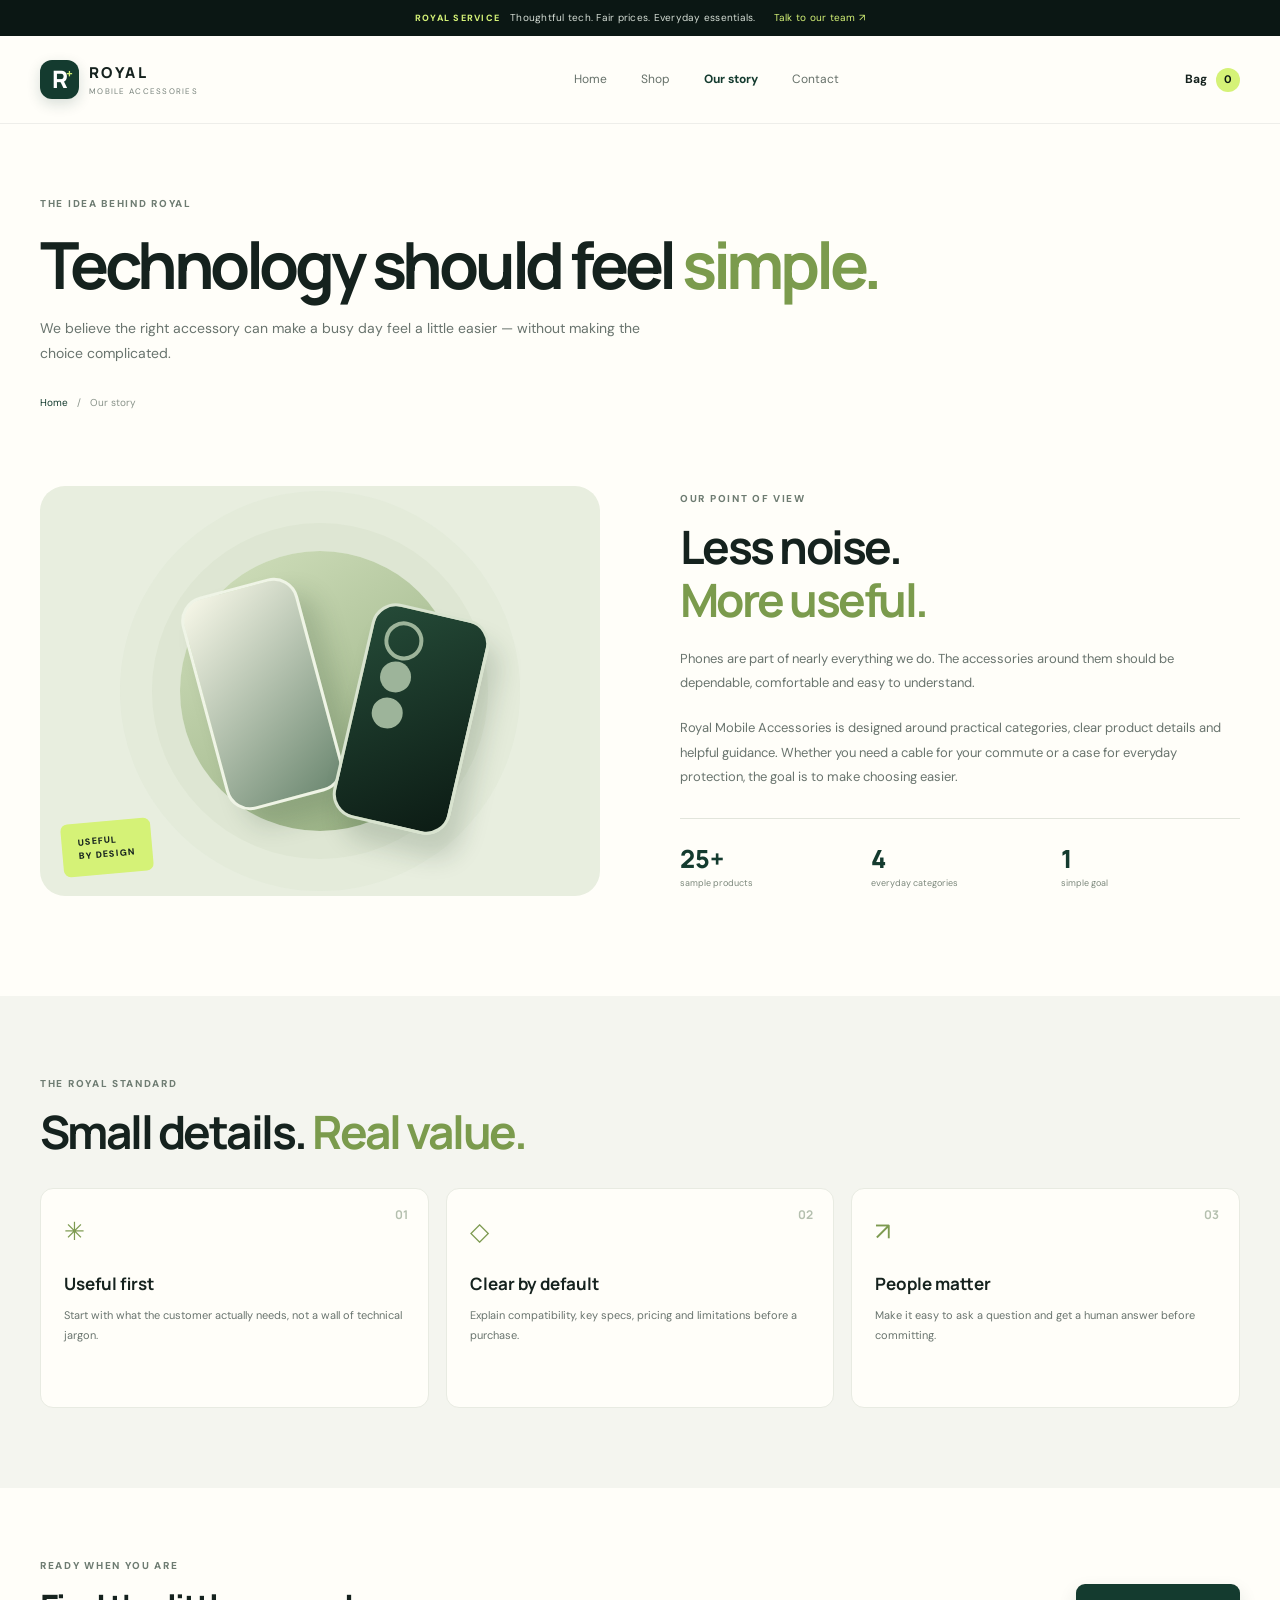
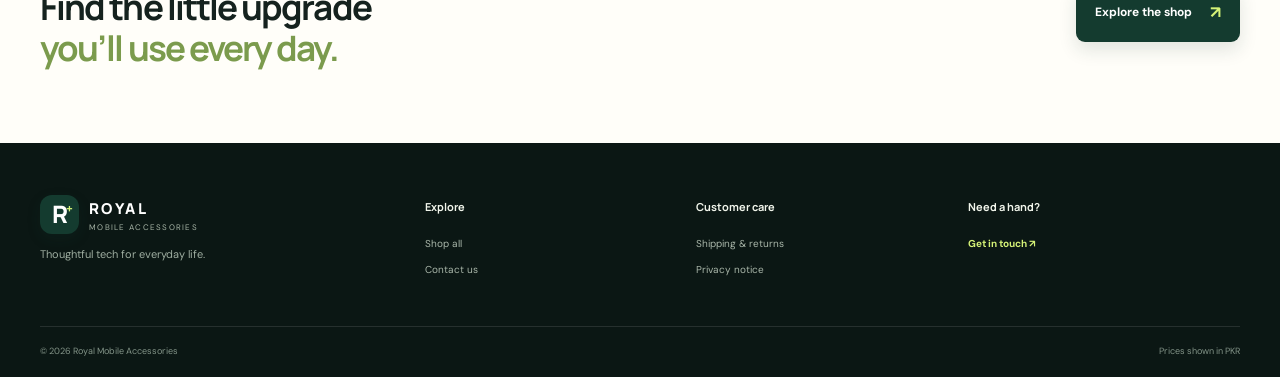
<file: about.html>
<!doctype html><html lang="en"><head>
<!-- htmlaunch:enhanced:v2 -->
<link rel="icon" type="image/svg+xml" href="data:image/svg+xml;utf8,%3Csvg%20xmlns%3D%22http%3A%2F%2Fwww.w3.org%2F2000%2Fsvg%22%20width%3D%2264%22%20height%3D%2264%22%20viewBox%3D%220%200%2064%2064%22%3E%3Cdefs%3E%3ClinearGradient%20id%3D%22g%22%20x1%3D%220%22%20y1%3D%220%22%20x2%3D%221%22%20y2%3D%221%22%3E%3Cstop%20offset%3D%220%25%22%20stop-color%3D%22hsl(158%2C72%25%2C58%25)%22%2F%3E%3Cstop%20offset%3D%22100%25%22%20stop-color%3D%22hsl(188%2C72%25%2C44%25)%22%2F%3E%3C%2FlinearGradient%3E%3C%2Fdefs%3E%3Crect%20width%3D%2264%22%20height%3D%2264%22%20rx%3D%2214%22%20fill%3D%22url(%23g)%22%2F%3E%3Ctext%20x%3D%2232%22%20y%3D%2246%22%20text-anchor%3D%22middle%22%20font-family%3D%22ui-sans-serif%2Csystem-ui%2C-apple-system%2CSegoe%20UI%2Csans-serif%22%20font-size%3D%2238%22%20font-weight%3D%22800%22%20fill%3D%22%23ffffff%22%3ES%3C%2Ftext%3E%3C%2Fsvg%3E">
<meta name="theme-color" content="#4e147b">
<meta name="description" content="Our Story — Royal Mobile Accessories | deployed with HTMLaunch">
<link rel="canonical" href="https://muzzi-cloud.github.io/shipping-returns-royal/">
<meta property="og:type" content="website">
<meta property="og:site_name" content="Our Story — Royal Mobile Accessories">
<meta property="og:title" content="Our Story — Royal Mobile Accessories">
<meta property="og:description" content="Our Story — Royal Mobile Accessories | deployed with HTMLaunch">
<meta property="og:url" content="https://muzzi-cloud.github.io/shipping-returns-royal/">
<meta property="og:locale" content="en_US">
<meta property="og:image" content="https://s.wordpress.com/mshots/v1/https%3A%2F%2Fmuzzi-cloud.github.io%2Fshipping-returns-royal%2F?w=1200&h=630">
<meta property="og:image:alt" content="Our Story — Royal Mobile Accessories">
<meta property="og:image:width" content="1200">
<meta property="og:image:height" content="630">
<meta name="twitter:card" content="summary_large_image">
<meta name="twitter:title" content="Our Story — Royal Mobile Accessories">
<meta name="twitter:description" content="Our Story — Royal Mobile Accessories | deployed with HTMLaunch">
<meta name="twitter:image" content="https://s.wordpress.com/mshots/v1/https%3A%2F%2Fmuzzi-cloud.github.io%2Fshipping-returns-royal%2F?w=1200&h=630">
<meta name="twitter:image:alt" content="Our Story — Royal Mobile Accessories">
<meta charset="utf-8"><meta name="viewport" content="width=device-width,initial-scale=1"><title>Our Story — Royal Mobile Accessories</title><link href="https://fonts.googleapis.com/css2?family=DM+Sans:wght@400;500;600;700&family=Manrope:wght@400;500;600;700;800&display=swap" rel="stylesheet"><link rel="stylesheet" href="assets/css/styles.css"></head><body><div class="announcement"><span>ROYAL SERVICE</span> Thoughtful tech. Fair prices. Everyday essentials. <a href="contact.html">Talk to our team ↗</a></div><header class="site-header"><a class="brand" href="index.html"><span class="brand-mark">R<span>+</span></span><span class="brand-copy"><strong>ROYAL</strong><small>MOBILE ACCESSORIES</small></span></a><button class="menu-toggle" aria-label="Open navigation" aria-expanded="false">☰</button><nav class="main-nav"><a href="index.html">Home</a><a href="shop.html">Shop</a><a class="active" href="about.html">Our story</a><a href="contact.html">Contact</a></nav><div class="header-actions"><a class="cart-link" href="cart.html">Bag <b class="cart-count">0</b></a></div></header><main><section class="page-hero section-shell"><div class="eyebrow">THE IDEA BEHIND ROYAL</div><h1>Technology should feel <em>simple.</em></h1><p>We believe the right accessory can make a busy day feel a little easier — without making the choice complicated.</p><div class="breadcrumbs"><a href="index.html">Home</a><span>/</span><span>Our story</span></div></section><section class="story-split section-shell"><div class="story-visual"><div class="story-circle"></div><div class="story-device device-one"></div><div class="story-device device-two"></div><div class="story-sticker">USEFUL<br>BY DESIGN</div></div><div class="story-copy"><div class="eyebrow">OUR POINT OF VIEW</div><h2>Less noise.<br><em>More useful.</em></h2><p>Phones are part of nearly everything we do. The accessories around them should be dependable, comfortable and easy to understand.</p><p>Royal Mobile Accessories is designed around practical categories, clear product details and helpful guidance. Whether you need a cable for your commute or a case for everyday protection, the goal is to make choosing easier.</p><div class="story-stat-grid"><div><strong>25+</strong><span>sample products</span></div><div><strong>4</strong><span>everyday categories</span></div><div><strong>1</strong><span>simple goal</span></div></div></div></section><section class="values-section"><div class="section-shell"><div class="section-heading"><div><div class="eyebrow">THE ROYAL STANDARD</div><h2>Small details. <em>Real value.</em></h2></div></div><div class="values-grid"><article class="value-card"><span>01</span><div class="value-symbol">✳</div><h3>Useful first</h3><p>Start with what the customer actually needs, not a wall of technical jargon.</p></article><article class="value-card"><span>02</span><div class="value-symbol">◇</div><h3>Clear by default</h3><p>Explain compatibility, key specs, pricing and limitations before a purchase.</p></article><article class="value-card"><span>03</span><div class="value-symbol">↗</div><h3>People matter</h3><p>Make it easy to ask a question and get a human answer before committing.</p></article></div></div></section><section class="cta-section section-shell"><div><div class="eyebrow">READY WHEN YOU ARE</div><h2>Find the little upgrade<br><em>you’ll use every day.</em></h2></div><a class="button button-primary" href="shop.html">Explore the shop <span>↗</span></a></section></main><footer class="site-footer"><div class="footer-main section-shell"><div class="footer-brand"><a class="brand" href="index.html"><span class="brand-mark">R<span>+</span></span><span class="brand-copy"><strong>ROYAL</strong><small>MOBILE ACCESSORIES</small></span></a><p>Thoughtful tech for everyday life.</p></div><div><h3>Explore</h3><a href="shop.html">Shop all</a><a href="contact.html">Contact us</a></div><div><h3>Customer care</h3><a href="shipping-returns.html">Shipping & returns</a><a href="privacy.html">Privacy notice</a></div><div><h3>Need a hand?</h3><a class="footer-mail" href="contact.html">Get in touch ↗</a></div></div><div class="footer-bottom section-shell"><span>© <span data-year></span> Royal Mobile Accessories</span><span>Prices shown in PKR</span></div></footer><script src="assets/js/products.js"></script><script src="assets/js/app.js"></script></body></html>
</file>
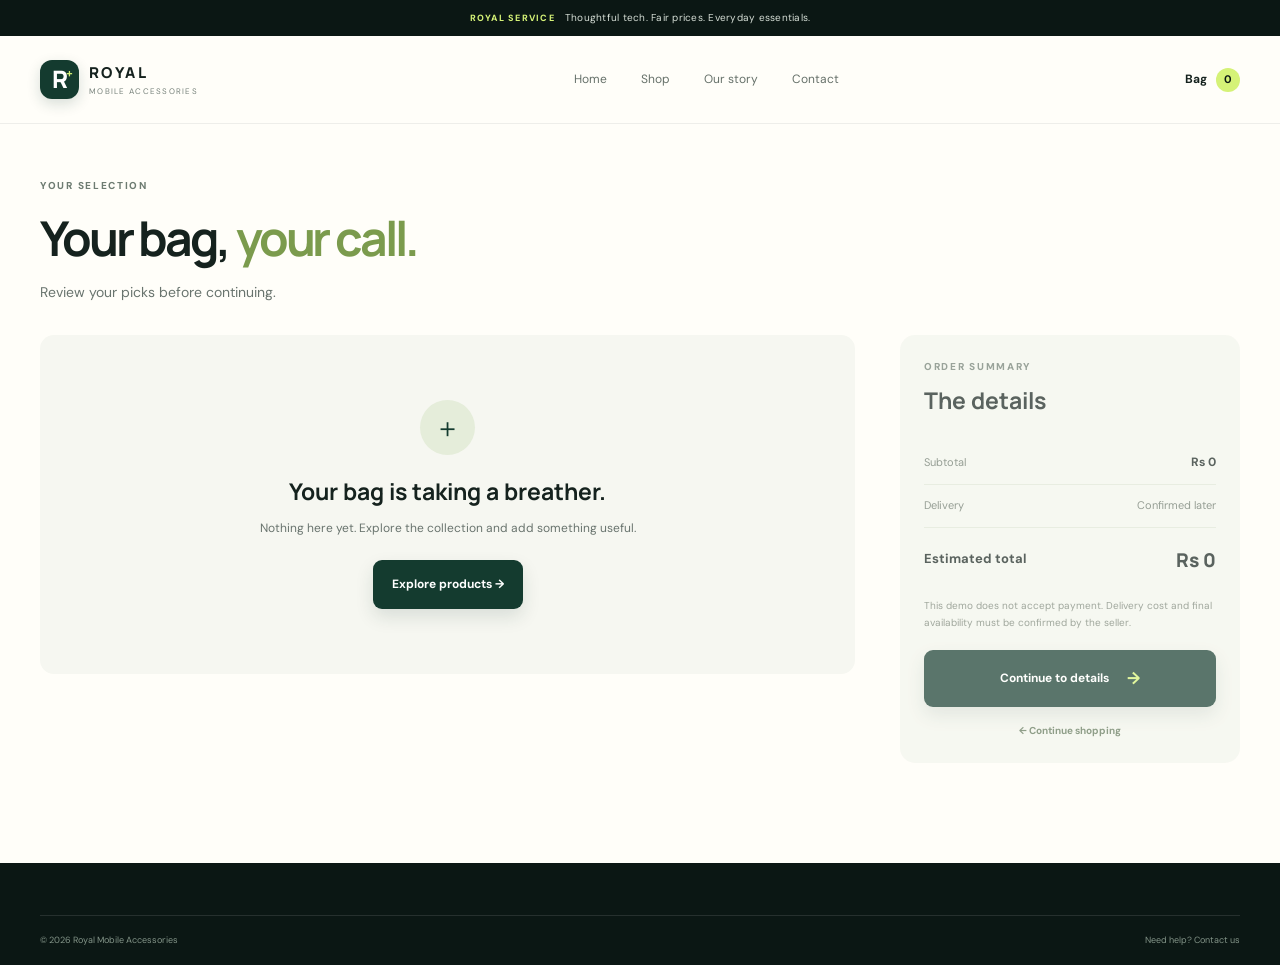
<file: cart.html>
<!doctype html><html lang="en"><head>
<!-- htmlaunch:enhanced:v2 -->
<link rel="icon" type="image/svg+xml" href="data:image/svg+xml;utf8,%3Csvg%20xmlns%3D%22http%3A%2F%2Fwww.w3.org%2F2000%2Fsvg%22%20width%3D%2264%22%20height%3D%2264%22%20viewBox%3D%220%200%2064%2064%22%3E%3Cdefs%3E%3ClinearGradient%20id%3D%22g%22%20x1%3D%220%22%20y1%3D%220%22%20x2%3D%221%22%20y2%3D%221%22%3E%3Cstop%20offset%3D%220%25%22%20stop-color%3D%22hsl(242%2C72%25%2C58%25)%22%2F%3E%3Cstop%20offset%3D%22100%25%22%20stop-color%3D%22hsl(272%2C72%25%2C44%25)%22%2F%3E%3C%2FlinearGradient%3E%3C%2Fdefs%3E%3Crect%20width%3D%2264%22%20height%3D%2264%22%20rx%3D%2214%22%20fill%3D%22url(%23g)%22%2F%3E%3Ctext%20x%3D%2232%22%20y%3D%2246%22%20text-anchor%3D%22middle%22%20font-family%3D%22ui-sans-serif%2Csystem-ui%2C-apple-system%2CSegoe%20UI%2Csans-serif%22%20font-size%3D%2238%22%20font-weight%3D%22800%22%20fill%3D%22%23ffffff%22%3EB%3C%2Ftext%3E%3C%2Fsvg%3E">
<meta name="theme-color" content="#4e147b">
<meta name="description" content="Your Bag — Royal | deployed with HTMLaunch">
<link rel="canonical" href="https://muzzi-cloud.github.io/shipping-returns-royal/">
<meta property="og:type" content="website">
<meta property="og:site_name" content="Your Bag — Royal">
<meta property="og:title" content="Your Bag — Royal">
<meta property="og:description" content="Your Bag — Royal | deployed with HTMLaunch">
<meta property="og:url" content="https://muzzi-cloud.github.io/shipping-returns-royal/">
<meta property="og:locale" content="en_US">
<meta property="og:image" content="https://s.wordpress.com/mshots/v1/https%3A%2F%2Fmuzzi-cloud.github.io%2Fshipping-returns-royal%2F?w=1200&h=630">
<meta property="og:image:alt" content="Your Bag — Royal">
<meta property="og:image:width" content="1200">
<meta property="og:image:height" content="630">
<meta name="twitter:card" content="summary_large_image">
<meta name="twitter:title" content="Your Bag — Royal">
<meta name="twitter:description" content="Your Bag — Royal | deployed with HTMLaunch">
<meta name="twitter:image" content="https://s.wordpress.com/mshots/v1/https%3A%2F%2Fmuzzi-cloud.github.io%2Fshipping-returns-royal%2F?w=1200&h=630">
<meta name="twitter:image:alt" content="Your Bag — Royal">
<meta charset="utf-8"><meta name="viewport" content="width=device-width,initial-scale=1"><title>Your Bag — Royal</title><link href="https://fonts.googleapis.com/css2?family=DM+Sans:wght@400;500;600;700&family=Manrope:wght@400;500;600;700;800&display=swap" rel="stylesheet"><link rel="stylesheet" href="assets/css/styles.css"></head><body><div class="announcement"><span>ROYAL SERVICE</span> Thoughtful tech. Fair prices. Everyday essentials.</div><header class="site-header"><a class="brand" href="index.html"><span class="brand-mark">R<span>+</span></span><span class="brand-copy"><strong>ROYAL</strong><small>MOBILE ACCESSORIES</small></span></a><nav class="main-nav"><a href="index.html">Home</a><a href="shop.html">Shop</a><a href="about.html">Our story</a><a href="contact.html">Contact</a></nav><div class="header-actions"><a class="cart-link active" href="cart.html"><span>Bag</span><b class="cart-count">0</b></a></div></header><main><section class="page-hero section-shell compact-hero"><div class="eyebrow">YOUR SELECTION</div><h1>Your bag, <em>your call.</em></h1><p>Review your picks before continuing.</p></section><section class="cart-layout section-shell"><div id="cart-items" class="cart-items"></div><aside class="cart-summary" id="cart-summary"><div class="eyebrow">ORDER SUMMARY</div><h2>The details</h2><div class="summary-line"><span>Subtotal</span><strong id="cart-subtotal">Rs 0</strong></div><div class="summary-line"><span>Delivery</span><span>Confirmed later</span></div><div class="summary-line total-line"><span>Estimated total</span><strong id="cart-total">Rs 0</strong></div><p class="summary-note">This demo does not accept payment. Delivery cost and final availability must be confirmed by the seller.</p><a href="checkout.html" class="button button-primary button-full" id="checkout-button">Continue to details <span>→</span></a><a href="shop.html" class="continue-shopping">← Continue shopping</a></aside></section></main><footer class="site-footer"><div class="footer-bottom section-shell"><span>© <span data-year></span> Royal Mobile Accessories</span><a href="contact.html">Need help? Contact us</a></div></footer><div class="toast" role="status" aria-live="polite"></div><script src="assets/js/products.js"></script><script src="assets/js/app.js"></script><script>document.addEventListener('DOMContentLoaded',renderCart);</script></body></html>
</file>
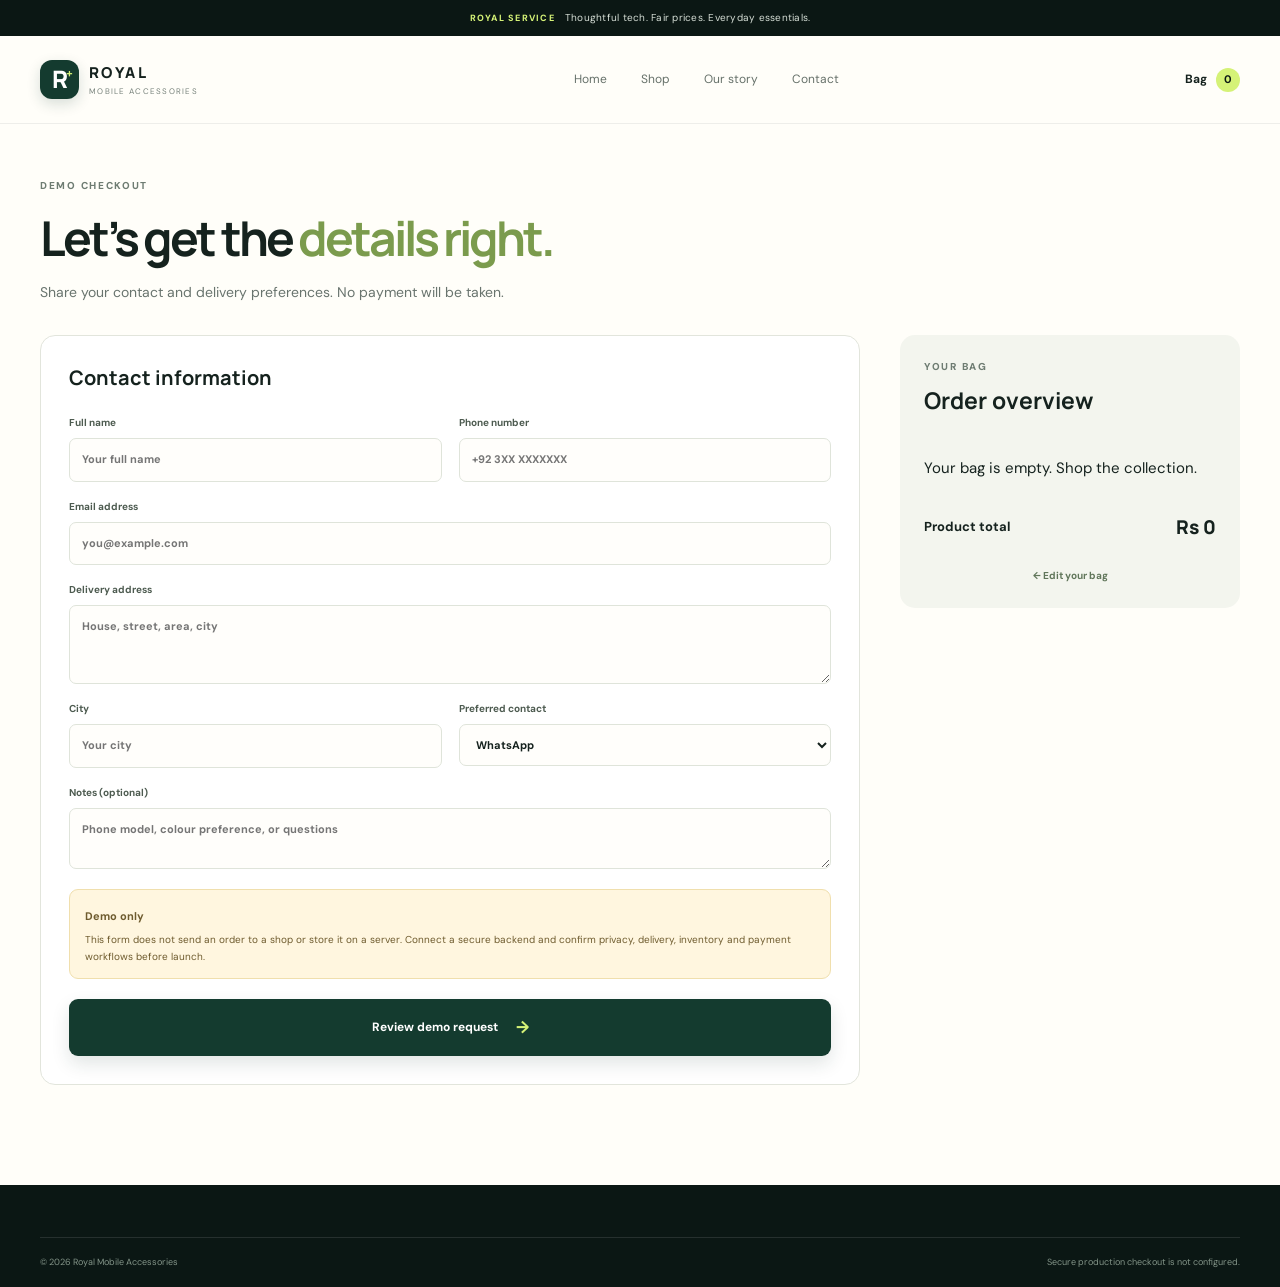
<file: checkout.html>
<!doctype html><html lang="en"><head>
<!-- htmlaunch:enhanced:v2 -->
<link rel="icon" type="image/svg+xml" href="data:image/svg+xml;utf8,%3Csvg%20xmlns%3D%22http%3A%2F%2Fwww.w3.org%2F2000%2Fsvg%22%20width%3D%2264%22%20height%3D%2264%22%20viewBox%3D%220%200%2064%2064%22%3E%3Cdefs%3E%3ClinearGradient%20id%3D%22g%22%20x1%3D%220%22%20y1%3D%220%22%20x2%3D%221%22%20y2%3D%221%22%3E%3Cstop%20offset%3D%220%25%22%20stop-color%3D%22hsl(13%2C72%25%2C58%25)%22%2F%3E%3Cstop%20offset%3D%22100%25%22%20stop-color%3D%22hsl(43%2C72%25%2C44%25)%22%2F%3E%3C%2FlinearGradient%3E%3C%2Fdefs%3E%3Crect%20width%3D%2264%22%20height%3D%2264%22%20rx%3D%2214%22%20fill%3D%22url(%23g)%22%2F%3E%3Ctext%20x%3D%2232%22%20y%3D%2246%22%20text-anchor%3D%22middle%22%20font-family%3D%22ui-sans-serif%2Csystem-ui%2C-apple-system%2CSegoe%20UI%2Csans-serif%22%20font-size%3D%2238%22%20font-weight%3D%22800%22%20fill%3D%22%23ffffff%22%3EO%3C%2Ftext%3E%3C%2Fsvg%3E">
<meta name="theme-color" content="#4e147b">
<meta name="description" content="Order Details — Royal | deployed with HTMLaunch">
<link rel="canonical" href="https://muzzi-cloud.github.io/shipping-returns-royal/">
<meta property="og:type" content="website">
<meta property="og:site_name" content="Order Details — Royal">
<meta property="og:title" content="Order Details — Royal">
<meta property="og:description" content="Order Details — Royal | deployed with HTMLaunch">
<meta property="og:url" content="https://muzzi-cloud.github.io/shipping-returns-royal/">
<meta property="og:locale" content="en_US">
<meta property="og:image" content="https://s.wordpress.com/mshots/v1/https%3A%2F%2Fmuzzi-cloud.github.io%2Fshipping-returns-royal%2F?w=1200&h=630">
<meta property="og:image:alt" content="Order Details — Royal">
<meta property="og:image:width" content="1200">
<meta property="og:image:height" content="630">
<meta name="twitter:card" content="summary_large_image">
<meta name="twitter:title" content="Order Details — Royal">
<meta name="twitter:description" content="Order Details — Royal | deployed with HTMLaunch">
<meta name="twitter:image" content="https://s.wordpress.com/mshots/v1/https%3A%2F%2Fmuzzi-cloud.github.io%2Fshipping-returns-royal%2F?w=1200&h=630">
<meta name="twitter:image:alt" content="Order Details — Royal">
<meta charset="utf-8"><meta name="viewport" content="width=device-width,initial-scale=1"><title>Order Details — Royal</title><link href="https://fonts.googleapis.com/css2?family=DM+Sans:wght@400;500;600;700&family=Manrope:wght@400;500;600;700;800&display=swap" rel="stylesheet"><link rel="stylesheet" href="assets/css/styles.css"></head><body><div class="announcement"><span>ROYAL SERVICE</span> Thoughtful tech. Fair prices. Everyday essentials.</div><header class="site-header"><a class="brand" href="index.html"><span class="brand-mark">R<span>+</span></span><span class="brand-copy"><strong>ROYAL</strong><small>MOBILE ACCESSORIES</small></span></a><nav class="main-nav"><a href="index.html">Home</a><a href="shop.html">Shop</a><a href="about.html">Our story</a><a href="contact.html">Contact</a></nav><div class="header-actions"><a class="cart-link" href="cart.html">Bag <b class="cart-count">0</b></a></div></header><main><section class="page-hero section-shell compact-hero"><div class="eyebrow">DEMO CHECKOUT</div><h1>Let’s get the <em>details right.</em></h1><p>Share your contact and delivery preferences. No payment will be taken.</p></section><section class="checkout-layout section-shell"><form class="checkout-form panel" id="checkout-form"><h2>Contact information</h2><div class="form-grid"><label>Full name<input name="name" required autocomplete="name" placeholder="Your full name"></label><label>Phone number<input name="phone" required type="tel" autocomplete="tel" placeholder="+92 3XX XXXXXXX"></label><label class="full-field">Email address<input name="email" type="email" autocomplete="email" placeholder="you@example.com"></label><label class="full-field">Delivery address<textarea name="address" rows="3" required autocomplete="street-address" placeholder="House, street, area, city"></textarea></label><label>City<input name="city" required autocomplete="address-level2" placeholder="Your city"></label><label>Preferred contact<select name="contact_method"><option>WhatsApp</option><option>Phone call</option><option>Email</option></select></label><label class="full-field">Notes (optional)<textarea name="notes" rows="2" placeholder="Phone model, colour preference, or questions"></textarea></label></div><div class="demo-warning"><strong>Demo only</strong><p>This form does not send an order to a shop or store it on a server. Connect a secure backend and confirm privacy, delivery, inventory and payment workflows before launch.</p></div><button class="button button-primary button-full" type="submit">Review demo request <span>→</span></button></form><aside class="cart-summary"><div class="eyebrow">YOUR BAG</div><h2>Order overview</h2><div id="checkout-items" class="checkout-items"></div><div class="summary-line total-line"><span>Product total</span><strong id="checkout-total">Rs 0</strong></div><a class="continue-shopping" href="cart.html">← Edit your bag</a></aside></section></main><footer class="site-footer"><div class="footer-bottom section-shell"><span>© <span data-year></span> Royal Mobile Accessories</span><span>Secure production checkout is not configured.</span></div></footer><div class="toast" role="status" aria-live="polite"></div><script src="assets/js/products.js"></script><script src="assets/js/app.js"></script><script>document.addEventListener('DOMContentLoaded',initCheckout);</script></body></html>
</file>
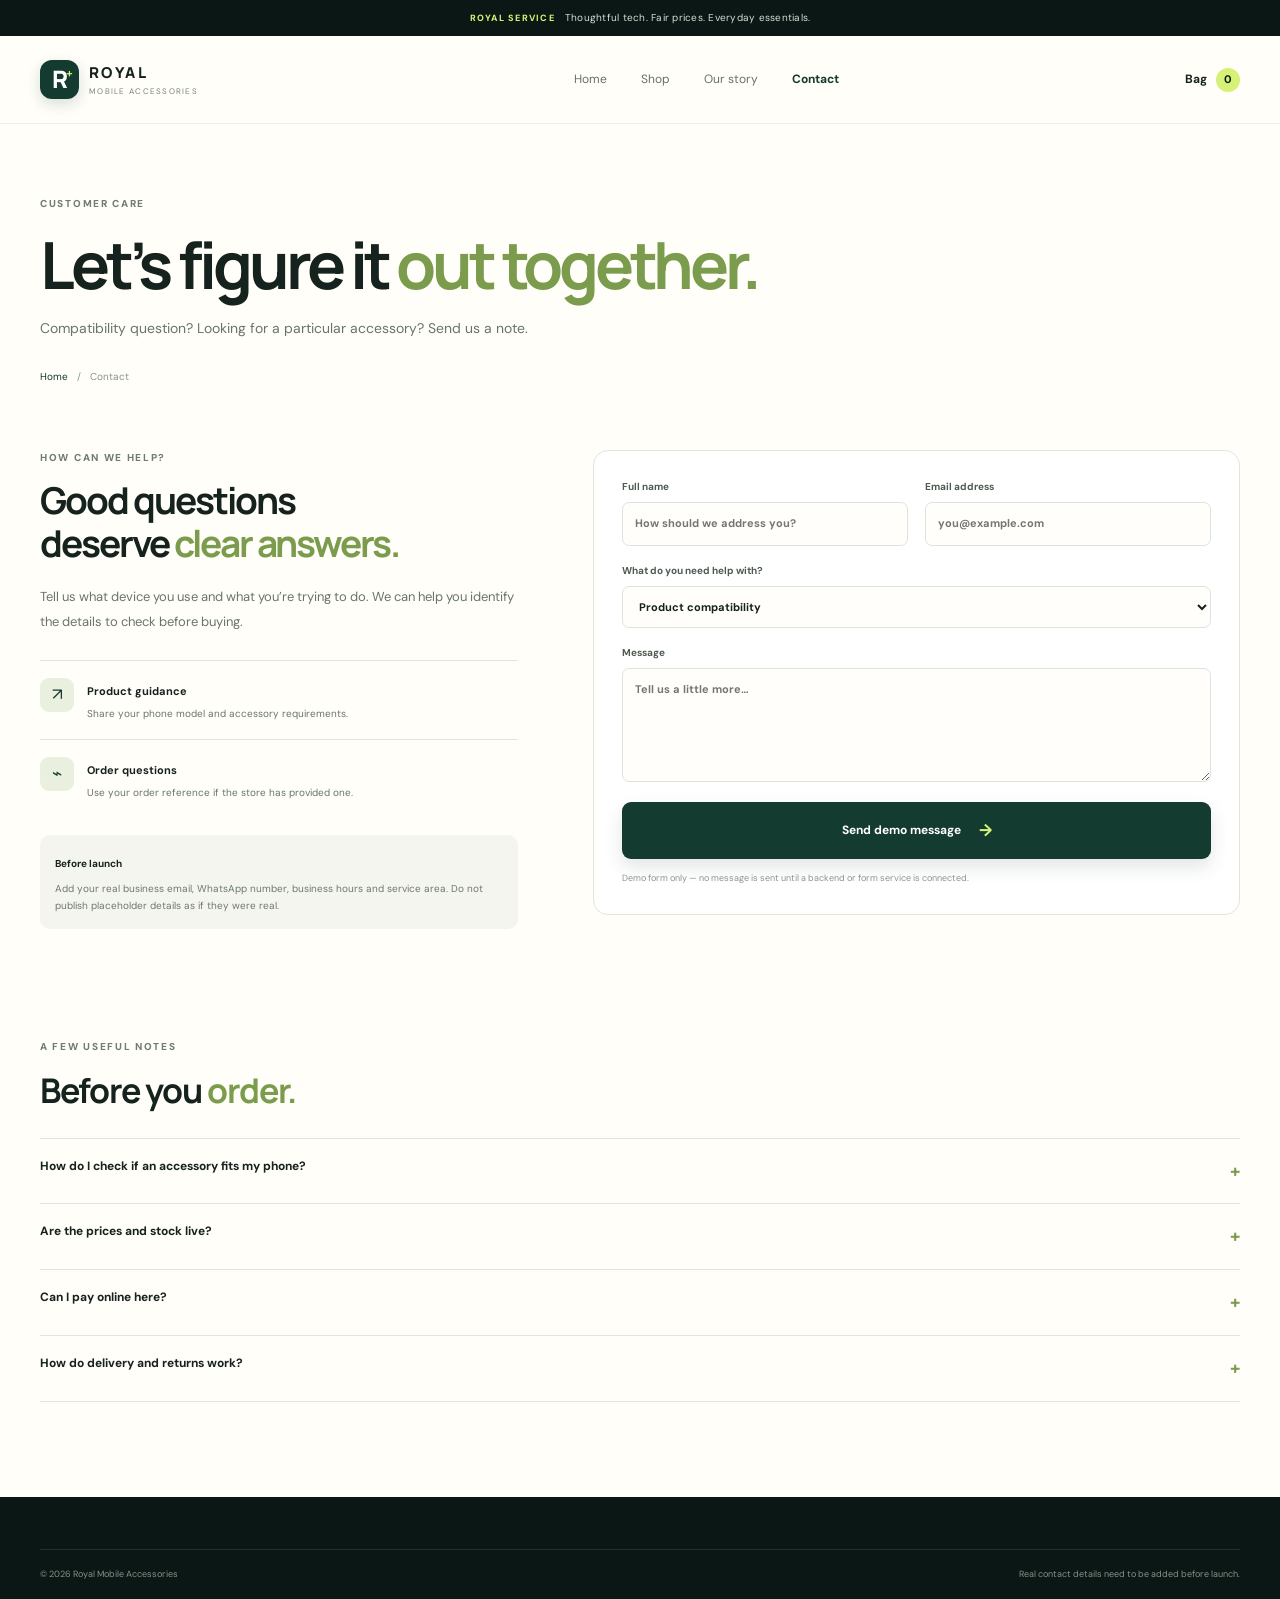
<file: contact.html>
<!doctype html><html lang="en"><head>
<!-- htmlaunch:enhanced:v2 -->
<link rel="icon" type="image/svg+xml" href="data:image/svg+xml;utf8,%3Csvg%20xmlns%3D%22http%3A%2F%2Fwww.w3.org%2F2000%2Fsvg%22%20width%3D%2264%22%20height%3D%2264%22%20viewBox%3D%220%200%2064%2064%22%3E%3Cdefs%3E%3ClinearGradient%20id%3D%22g%22%20x1%3D%220%22%20y1%3D%220%22%20x2%3D%221%22%20y2%3D%221%22%3E%3Cstop%20offset%3D%220%25%22%20stop-color%3D%22hsl(53%2C72%25%2C58%25)%22%2F%3E%3Cstop%20offset%3D%22100%25%22%20stop-color%3D%22hsl(83%2C72%25%2C44%25)%22%2F%3E%3C%2FlinearGradient%3E%3C%2Fdefs%3E%3Crect%20width%3D%2264%22%20height%3D%2264%22%20rx%3D%2214%22%20fill%3D%22url(%23g)%22%2F%3E%3Ctext%20x%3D%2232%22%20y%3D%2246%22%20text-anchor%3D%22middle%22%20font-family%3D%22ui-sans-serif%2Csystem-ui%2C-apple-system%2CSegoe%20UI%2Csans-serif%22%20font-size%3D%2238%22%20font-weight%3D%22800%22%20fill%3D%22%23ffffff%22%3EC%3C%2Ftext%3E%3C%2Fsvg%3E">
<meta name="theme-color" content="#4e147b">
<meta name="description" content="Contact Royal — We’re Here to Help | deployed with HTMLaunch">
<link rel="canonical" href="https://muzzi-cloud.github.io/shipping-returns-royal/">
<meta property="og:type" content="website">
<meta property="og:site_name" content="Contact Royal — We’re Here to Help">
<meta property="og:title" content="Contact Royal — We’re Here to Help">
<meta property="og:description" content="Contact Royal — We’re Here to Help | deployed with HTMLaunch">
<meta property="og:url" content="https://muzzi-cloud.github.io/shipping-returns-royal/">
<meta property="og:locale" content="en_US">
<meta property="og:image" content="https://s.wordpress.com/mshots/v1/https%3A%2F%2Fmuzzi-cloud.github.io%2Fshipping-returns-royal%2F?w=1200&h=630">
<meta property="og:image:alt" content="Contact Royal — We’re Here to Help">
<meta property="og:image:width" content="1200">
<meta property="og:image:height" content="630">
<meta name="twitter:card" content="summary_large_image">
<meta name="twitter:title" content="Contact Royal — We’re Here to Help">
<meta name="twitter:description" content="Contact Royal — We’re Here to Help | deployed with HTMLaunch">
<meta name="twitter:image" content="https://s.wordpress.com/mshots/v1/https%3A%2F%2Fmuzzi-cloud.github.io%2Fshipping-returns-royal%2F?w=1200&h=630">
<meta name="twitter:image:alt" content="Contact Royal — We’re Here to Help">
<meta charset="utf-8"><meta name="viewport" content="width=device-width,initial-scale=1"><title>Contact Royal — We’re Here to Help</title><link href="https://fonts.googleapis.com/css2?family=DM+Sans:wght@400;500;600;700&family=Manrope:wght@400;500;600;700;800&display=swap" rel="stylesheet"><link rel="stylesheet" href="assets/css/styles.css"></head><body><div class="announcement"><span>ROYAL SERVICE</span> Thoughtful tech. Fair prices. Everyday essentials.</div><header class="site-header"><a class="brand" href="index.html"><span class="brand-mark">R<span>+</span></span><span class="brand-copy"><strong>ROYAL</strong><small>MOBILE ACCESSORIES</small></span></a><button class="menu-toggle" aria-label="Open navigation" aria-expanded="false">☰</button><nav class="main-nav"><a href="index.html">Home</a><a href="shop.html">Shop</a><a href="about.html">Our story</a><a class="active" href="contact.html">Contact</a></nav><div class="header-actions"><a class="cart-link" href="cart.html">Bag <b class="cart-count">0</b></a></div></header><main><section class="page-hero section-shell"><div class="eyebrow">CUSTOMER CARE</div><h1>Let’s figure it <em>out together.</em></h1><p>Compatibility question? Looking for a particular accessory? Send us a note.</p><div class="breadcrumbs"><a href="index.html">Home</a><span>/</span><span>Contact</span></div></section><section class="contact-layout section-shell"><div class="contact-info"><div class="eyebrow">HOW CAN WE HELP?</div><h2>Good questions<br>deserve <em>clear answers.</em></h2><p>Tell us what device you use and what you’re trying to do. We can help you identify the details to check before buying.</p><div class="contact-method"><span>↗</span><div><strong>Product guidance</strong><p>Share your phone model and accessory requirements.</p></div></div><div class="contact-method"><span>⌁</span><div><strong>Order questions</strong><p>Use your order reference if the store has provided one.</p></div></div><div class="contact-placeholder"><strong>Before launch</strong><p>Add your real business email, WhatsApp number, business hours and service area. Do not publish placeholder details as if they were real.</p></div></div><form class="contact-form panel" id="contact-form"><div class="form-grid"><label>Full name<input name="name" required autocomplete="name" placeholder="How should we address you?"></label><label>Email address<input name="email" required type="email" autocomplete="email" placeholder="you@example.com"></label><label class="full-field">What do you need help with?<select name="topic"><option>Product compatibility</option><option>Availability and pricing</option><option>Existing order</option><option>Returns and delivery</option><option>Something else</option></select></label><label class="full-field">Message<textarea name="message" rows="5" required placeholder="Tell us a little more…"></textarea></label></div><button class="button button-primary button-full" type="submit">Send demo message <span>→</span></button><small class="form-disclaimer">Demo form only — no message is sent until a backend or form service is connected.</small></form></section><section class="faq-section section-shell" id="faq"><div class="eyebrow">A FEW USEFUL NOTES</div><h2>Before you <em>order.</em></h2><div class="faq-list"><details><summary>How do I check if an accessory fits my phone?</summary><p>Confirm the exact device model and connector type. For cases and screen protectors, model names and generations matter; for chargers, check the connector, supported charging standard and wattage.</p></details><details><summary>Are the prices and stock live?</summary><p>No. This is a demonstration storefront with sample product names and prices. A real store needs verified inventory, current prices and an order-management process.</p></details><details><summary>Can I pay online here?</summary><p>Not in this demo. Do not enter payment details. A production checkout requires a trusted payment provider, server-side validation and clear refund and privacy policies.</p></details><details><summary>How do delivery and returns work?</summary><p>These policies must be set by the real business before launch, including delivery areas, estimated times, return eligibility, condition requirements and refund timelines.</p></details></div></section></main><footer class="site-footer"><div class="footer-bottom section-shell"><span>© <span data-year></span> Royal Mobile Accessories</span><span>Real contact details need to be added before launch.</span></div></footer><div class="toast" role="status" aria-live="polite"></div><script src="assets/js/products.js"></script><script src="assets/js/app.js"></script></body></html>
</file>
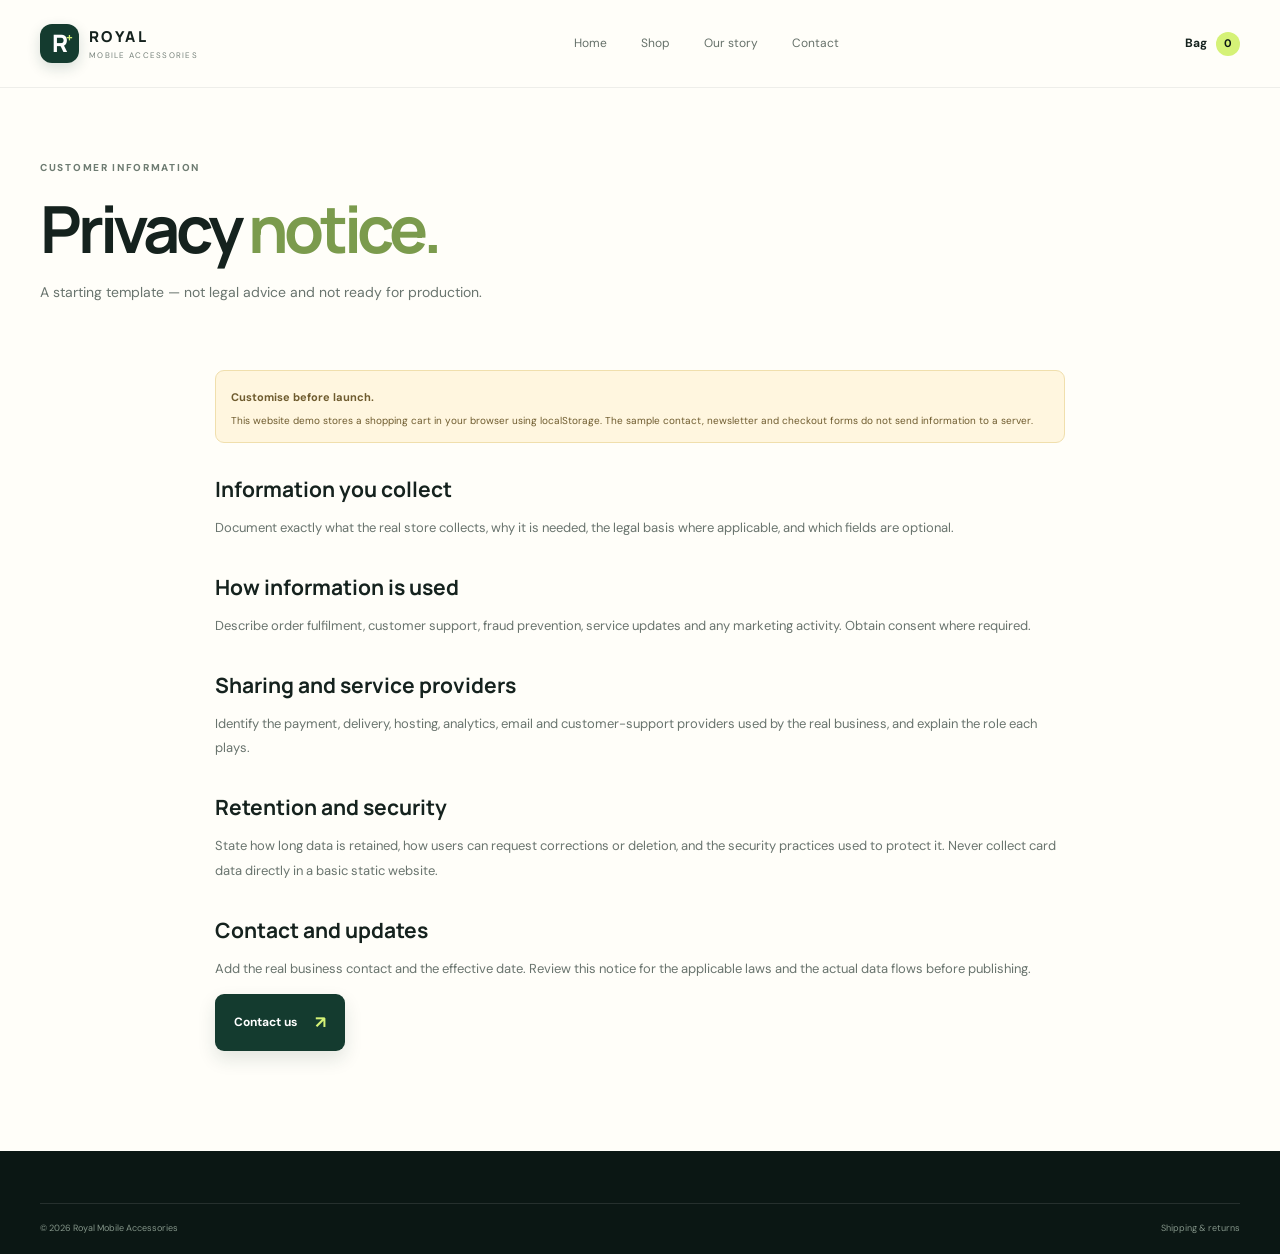
<file: privacy.html>
<!doctype html><html lang="en"><head>
<!-- htmlaunch:enhanced:v2 -->
<link rel="icon" type="image/svg+xml" href="data:image/svg+xml;utf8,%3Csvg%20xmlns%3D%22http%3A%2F%2Fwww.w3.org%2F2000%2Fsvg%22%20width%3D%2264%22%20height%3D%2264%22%20viewBox%3D%220%200%2064%2064%22%3E%3Cdefs%3E%3ClinearGradient%20id%3D%22g%22%20x1%3D%220%22%20y1%3D%220%22%20x2%3D%221%22%20y2%3D%221%22%3E%3Cstop%20offset%3D%220%25%22%20stop-color%3D%22hsl(77%2C72%25%2C58%25)%22%2F%3E%3Cstop%20offset%3D%22100%25%22%20stop-color%3D%22hsl(107%2C72%25%2C44%25)%22%2F%3E%3C%2FlinearGradient%3E%3C%2Fdefs%3E%3Crect%20width%3D%2264%22%20height%3D%2264%22%20rx%3D%2214%22%20fill%3D%22url(%23g)%22%2F%3E%3Ctext%20x%3D%2232%22%20y%3D%2246%22%20text-anchor%3D%22middle%22%20font-family%3D%22ui-sans-serif%2Csystem-ui%2C-apple-system%2CSegoe%20UI%2Csans-serif%22%20font-size%3D%2238%22%20font-weight%3D%22800%22%20fill%3D%22%23ffffff%22%3EP%3C%2Ftext%3E%3C%2Fsvg%3E">
<meta name="theme-color" content="#4e147b">
<meta name="description" content="Privacy Notice — Royal | deployed with HTMLaunch">
<link rel="canonical" href="https://muzzi-cloud.github.io/shipping-returns-royal/">
<meta property="og:type" content="website">
<meta property="og:site_name" content="Privacy Notice — Royal">
<meta property="og:title" content="Privacy Notice — Royal">
<meta property="og:description" content="Privacy Notice — Royal | deployed with HTMLaunch">
<meta property="og:url" content="https://muzzi-cloud.github.io/shipping-returns-royal/">
<meta property="og:locale" content="en_US">
<meta property="og:image" content="https://s.wordpress.com/mshots/v1/https%3A%2F%2Fmuzzi-cloud.github.io%2Fshipping-returns-royal%2F?w=1200&h=630">
<meta property="og:image:alt" content="Privacy Notice — Royal">
<meta property="og:image:width" content="1200">
<meta property="og:image:height" content="630">
<meta name="twitter:card" content="summary_large_image">
<meta name="twitter:title" content="Privacy Notice — Royal">
<meta name="twitter:description" content="Privacy Notice — Royal | deployed with HTMLaunch">
<meta name="twitter:image" content="https://s.wordpress.com/mshots/v1/https%3A%2F%2Fmuzzi-cloud.github.io%2Fshipping-returns-royal%2F?w=1200&h=630">
<meta name="twitter:image:alt" content="Privacy Notice — Royal">
<meta charset="utf-8"><meta name="viewport" content="width=device-width,initial-scale=1"><title>Privacy Notice — Royal</title><link href="https://fonts.googleapis.com/css2?family=DM+Sans:wght@400;500;600;700&family=Manrope:wght@400;500;600;700;800&display=swap" rel="stylesheet"><link rel="stylesheet" href="assets/css/styles.css"></head><body><header class="site-header"><a class="brand" href="index.html"><span class="brand-mark">R<span>+</span></span><span class="brand-copy"><strong>ROYAL</strong><small>MOBILE ACCESSORIES</small></span></a><nav class="main-nav"><a href="index.html">Home</a><a href="shop.html">Shop</a><a href="about.html">Our story</a><a href="contact.html">Contact</a></nav><div class="header-actions"><a class="cart-link" href="cart.html">Bag <b class="cart-count">0</b></a></div></header><main><section class="page-hero section-shell"><div class="eyebrow">CUSTOMER INFORMATION</div><h1>Privacy <em>notice.</em></h1><p>A starting template — not legal advice and not ready for production.</p></section><section class="policy-content section-shell"><div class="demo-warning"><strong>Customise before launch.</strong><p>This website demo stores a shopping cart in your browser using localStorage. The sample contact, newsletter and checkout forms do not send information to a server.</p></div><h2>Information you collect</h2><p>Document exactly what the real store collects, why it is needed, the legal basis where applicable, and which fields are optional.</p><h2>How information is used</h2><p>Describe order fulfilment, customer support, fraud prevention, service updates and any marketing activity. Obtain consent where required.</p><h2>Sharing and service providers</h2><p>Identify the payment, delivery, hosting, analytics, email and customer-support providers used by the real business, and explain the role each plays.</p><h2>Retention and security</h2><p>State how long data is retained, how users can request corrections or deletion, and the security practices used to protect it. Never collect card data directly in a basic static website.</p><h2>Contact and updates</h2><p>Add the real business contact and the effective date. Review this notice for the applicable laws and the actual data flows before publishing.</p><a class="button button-primary" href="contact.html">Contact us <span>↗</span></a></section></main><footer class="site-footer"><div class="footer-bottom section-shell"><span>© <span data-year></span> Royal Mobile Accessories</span><a href="shipping-returns.html">Shipping & returns</a></div></footer><script src="assets/js/products.js"></script><script src="assets/js/app.js"></script></body></html>
</file>
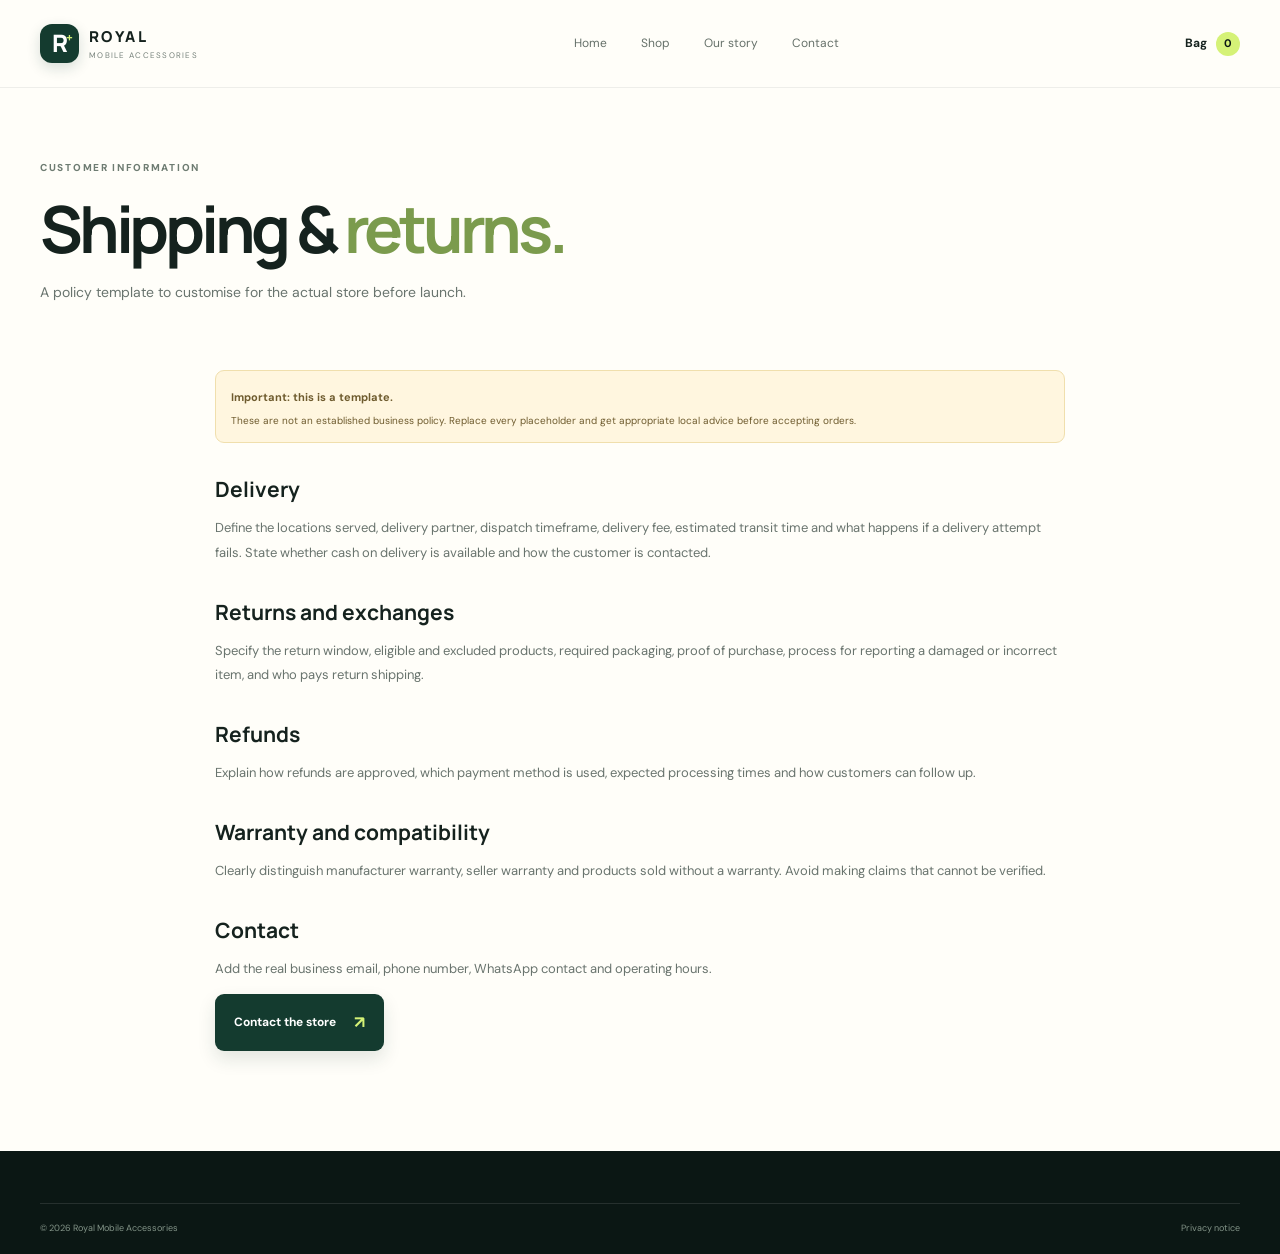
<file: shipping-returns.html>
<!doctype html><html lang="en"><head>
<!-- htmlaunch:enhanced:v2 -->
<link rel="icon" type="image/svg+xml" href="data:image/svg+xml;utf8,%3Csvg%20xmlns%3D%22http%3A%2F%2Fwww.w3.org%2F2000%2Fsvg%22%20width%3D%2264%22%20height%3D%2264%22%20viewBox%3D%220%200%2064%2064%22%3E%3Cdefs%3E%3ClinearGradient%20id%3D%22g%22%20x1%3D%220%22%20y1%3D%220%22%20x2%3D%221%22%20y2%3D%221%22%3E%3Cstop%20offset%3D%220%25%22%20stop-color%3D%22hsl(158%2C72%25%2C58%25)%22%2F%3E%3Cstop%20offset%3D%22100%25%22%20stop-color%3D%22hsl(188%2C72%25%2C44%25)%22%2F%3E%3C%2FlinearGradient%3E%3C%2Fdefs%3E%3Crect%20width%3D%2264%22%20height%3D%2264%22%20rx%3D%2214%22%20fill%3D%22url(%23g)%22%2F%3E%3Ctext%20x%3D%2232%22%20y%3D%2246%22%20text-anchor%3D%22middle%22%20font-family%3D%22ui-sans-serif%2Csystem-ui%2C-apple-system%2CSegoe%20UI%2Csans-serif%22%20font-size%3D%2238%22%20font-weight%3D%22800%22%20fill%3D%22%23ffffff%22%3ES%3C%2Ftext%3E%3C%2Fsvg%3E">
<meta name="theme-color" content="#4e147b">
<meta name="description" content="Shipping &amp; Returns — Royal | deployed with HTMLaunch">
<link rel="canonical" href="https://muzzi-cloud.github.io/shipping-returns-royal/">
<meta property="og:type" content="website">
<meta property="og:site_name" content="Shipping &amp; Returns — Royal">
<meta property="og:title" content="Shipping &amp; Returns — Royal">
<meta property="og:description" content="Shipping &amp; Returns — Royal | deployed with HTMLaunch">
<meta property="og:url" content="https://muzzi-cloud.github.io/shipping-returns-royal/">
<meta property="og:locale" content="en_US">
<meta property="og:image" content="https://s.wordpress.com/mshots/v1/https%3A%2F%2Fmuzzi-cloud.github.io%2Fshipping-returns-royal%2F?w=1200&h=630">
<meta property="og:image:alt" content="Shipping &amp; Returns — Royal">
<meta property="og:image:width" content="1200">
<meta property="og:image:height" content="630">
<meta name="twitter:card" content="summary_large_image">
<meta name="twitter:title" content="Shipping &amp; Returns — Royal">
<meta name="twitter:description" content="Shipping &amp; Returns — Royal | deployed with HTMLaunch">
<meta name="twitter:image" content="https://s.wordpress.com/mshots/v1/https%3A%2F%2Fmuzzi-cloud.github.io%2Fshipping-returns-royal%2F?w=1200&h=630">
<meta name="twitter:image:alt" content="Shipping &amp; Returns — Royal">
<meta charset="utf-8"><meta name="viewport" content="width=device-width,initial-scale=1"><title>Shipping & Returns — Royal</title><link href="https://fonts.googleapis.com/css2?family=DM+Sans:wght@400;500;600;700&family=Manrope:wght@400;500;600;700;800&display=swap" rel="stylesheet"><link rel="stylesheet" href="assets/css/styles.css"></head><body><header class="site-header"><a class="brand" href="index.html"><span class="brand-mark">R<span>+</span></span><span class="brand-copy"><strong>ROYAL</strong><small>MOBILE ACCESSORIES</small></span></a><nav class="main-nav"><a href="index.html">Home</a><a href="shop.html">Shop</a><a href="about.html">Our story</a><a href="contact.html">Contact</a></nav><div class="header-actions"><a class="cart-link" href="cart.html">Bag <b class="cart-count">0</b></a></div></header><main><section class="page-hero section-shell"><div class="eyebrow">CUSTOMER INFORMATION</div><h1>Shipping & <em>returns.</em></h1><p>A policy template to customise for the actual store before launch.</p></section><section class="policy-content section-shell"><div class="demo-warning"><strong>Important: this is a template.</strong><p>These are not an established business policy. Replace every placeholder and get appropriate local advice before accepting orders.</p></div><h2>Delivery</h2><p>Define the locations served, delivery partner, dispatch timeframe, delivery fee, estimated transit time and what happens if a delivery attempt fails. State whether cash on delivery is available and how the customer is contacted.</p><h2>Returns and exchanges</h2><p>Specify the return window, eligible and excluded products, required packaging, proof of purchase, process for reporting a damaged or incorrect item, and who pays return shipping.</p><h2>Refunds</h2><p>Explain how refunds are approved, which payment method is used, expected processing times and how customers can follow up.</p><h2>Warranty and compatibility</h2><p>Clearly distinguish manufacturer warranty, seller warranty and products sold without a warranty. Avoid making claims that cannot be verified.</p><h2>Contact</h2><p>Add the real business email, phone number, WhatsApp contact and operating hours.</p><a class="button button-primary" href="contact.html">Contact the store <span>↗</span></a></section></main><footer class="site-footer"><div class="footer-bottom section-shell"><span>© <span data-year></span> Royal Mobile Accessories</span><a href="privacy.html">Privacy notice</a></div></footer><script src="assets/js/products.js"></script><script src="assets/js/app.js"></script></body></html>
</file>
<file: assets/css/styles.css>
/* Royal Mobile Accessories — premium demo storefront */
:root{--ink:#15221e;--muted:#69746e;--green:#143b2f;--deep:#0b1714;--lime:#d5f277;--cream:#f6f5ef;--paper:#fffef9;--line:#e2e5dc;--shadow:0 24px 70px rgba(18,38,29,.10);--radius:22px;--font:"DM Sans",sans-serif;--display:"Manrope",sans-serif}
*{box-sizing:border-box}html{scroll-behavior:smooth}body{margin:0;background:var(--paper);color:var(--ink);font-family:var(--font);font-size:15px;line-height:1.6;-webkit-font-smoothing:antialiased}a{color:inherit;text-decoration:none}button,input,textarea,select{font:inherit}button,a,input,select,textarea{outline-color:#89a951}button{cursor:pointer}img{max-width:100%;display:block}.section-shell{width:min(1200px,calc(100% - 56px));margin-inline:auto}.announcement{min-height:36px;background:var(--deep);color:#d6ded6;display:flex;align-items:center;justify-content:center;gap:10px;padding:8px 20px;font-size:10px;letter-spacing:.025em}.announcement>span{color:var(--lime);font-size:9px;font-weight:800;letter-spacing:.14em}.announcement a{color:var(--lime);margin-left:8px}.site-header{height:88px;padding:0 max(28px,calc((100vw - 1200px)/2));display:flex;align-items:center;justify-content:space-between;background:rgba(255,254,249,.94);border-bottom:1px solid rgba(21,34,30,.07);position:sticky;top:0;z-index:30;backdrop-filter:blur(18px)}.brand{display:flex;align-items:center;gap:10px;flex-shrink:0}.brand-mark{width:39px;height:39px;display:grid;place-items:center;background:var(--green);color:white;font-family:var(--display);font-size:24px;font-weight:800;border-radius:12px;position:relative;box-shadow:0 5px 14px #143b2f2a}.brand-mark span{color:var(--lime);font-size:12px;position:absolute;right:6px;top:4px}.brand-copy{display:flex;flex-direction:column;line-height:1.15}.brand-copy strong{font:800 15px var(--display);letter-spacing:.16em}.brand-copy small{font-size:8px;letter-spacing:.16em;margin-top:4px;color:#77827b}.main-nav{display:flex;align-items:center;gap:34px;margin-left:30px}.main-nav a{font-size:12px;color:#66716a;transition:color .2s}.main-nav a:hover,.main-nav a.active{color:var(--green);font-weight:700}.header-actions{display:flex;align-items:center;gap:14px}.icon-button{border:0;background:transparent;font-size:26px;width:32px;height:36px;color:var(--ink);display:grid;place-items:center}.cart-link{display:flex;align-items:center;gap:9px;font-size:12px;font-weight:700}.cart-count{display:grid;place-items:center;background:var(--lime);color:var(--deep);width:24px;height:24px;border-radius:50%;font-size:11px}.menu-toggle{display:none;background:transparent;border:0;font-size:24px}.search-panel{position:fixed;z-index:40;top:124px;left:50%;transform:translateX(-50%);width:min(650px,calc(100% - 30px));padding:25px;background:white;border:1px solid var(--line);box-shadow:var(--shadow);border-radius:18px}.search-panel[hidden]{display:none}.search-panel label{display:block;font-size:11px;text-transform:uppercase;letter-spacing:.1em;margin-bottom:10px}.search-panel input{width:100%;padding:14px;border:1px solid var(--line);border-radius:10px}.search-panel>a{display:inline-block;margin-top:12px;color:var(--green);font-weight:700;font-size:12px}.search-close{position:absolute;right:18px;top:14px;border:0;background:none;font-size:24px}
.hero{display:grid;grid-template-columns:1fr 1fr;min-height:585px;align-items:center;padding-top:58px;padding-bottom:68px;gap:35px}.hero-copy{padding:22px 0 20px}.eyebrow{font-size:10px;letter-spacing:.17em;font-weight:800;color:#6e7c72;display:flex;align-items:center;gap:10px}.eyebrow-line{display:inline-block;width:27px;height:1px;background:#9aa994}.hero h1,.page-hero h1{font:700 clamp(48px,6vw,77px)/1.08 var(--display);letter-spacing:-.065em;margin:25px 0 20px}.hero h1 em,.page-hero h1 em,.section-heading h2 em,.editorial-copy h2 em,.newsletter-inner h2 em,.story-copy h2 em,.contact-info h2 em,.cta-section h2 em{font-style:normal;color:#7b9b4d}.hero-intro{font-size:16px;line-height:1.8;color:var(--muted);max-width:440px}.hero-actions{display:flex;align-items:center;gap:26px;margin-top:30px}.button{display:inline-flex;justify-content:center;align-items:center;gap:18px;border:0;border-radius:9px;padding:15px 19px;font-weight:700;font-size:12px;transition:transform .2s,box-shadow .2s,background .2s}.button:hover{transform:translateY(-2px)}.button-primary{background:var(--green);color:white;box-shadow:0 8px 18px #143b2f20}.button-primary:hover{background:#205541;box-shadow:0 12px 25px #143b2f30}.button-primary span{color:var(--lime);font-size:17px}.button-secondary{background:#edf0e7;color:var(--green)}.text-link{font-size:12px;font-weight:700;display:inline-flex;align-items:center;gap:12px}.text-link span{font-size:18px;color:#7c9a51}.hero-proof{display:flex;align-items:center;gap:12px;margin-top:48px}.proof-avatars{display:flex;padding-left:3px}.proof-avatars span{width:27px;height:27px;border:2px solid var(--paper);border-radius:50%;display:grid;place-items:center;margin-left:-4px;background:#dbe8c6;color:var(--green);font-size:10px;font-weight:800}.proof-avatars span:nth-child(2){background:#1b4a39;color:#fff}.proof-avatars span:nth-child(3){background:#f0d9a5}.hero-proof strong,.hero-proof small{display:block}.hero-proof strong{font-size:11px}.hero-proof small{font-size:10px;color:var(--muted);margin-top:2px}
.hero-art{height:450px;position:relative;overflow:hidden;border-radius:28px;background:radial-gradient(circle at 52% 46%,#335f4a 0,#183c2f 34%,#0c201a 72%);isolation:isolate;perspective:1000px}.hero-art:before{content:"";position:absolute;inset:0;background-image:linear-gradient(#ffffff08 1px,transparent 1px),linear-gradient(90deg,#ffffff08 1px,transparent 1px);background-size:32px 32px;mask-image:linear-gradient(to bottom,black,transparent 90%)}.art-glow{position:absolute;width:340px;height:340px;border-radius:50%;background:#d5f27718;filter:blur(25px);left:28%;top:15%}.art-orbit{position:absolute;border:1px solid #d5f27733;border-radius:50%;transform:rotate(-28deg)}.orbit-one{width:390px;height:210px;left:13%;top:25%}.orbit-two{width:300px;height:430px;left:32%;top:0;transform:rotate(38deg)}.art-label{position:absolute;left:27px;right:27px;top:23px;display:flex;align-items:center;gap:8px;color:#c9d6c9;font-size:9px;letter-spacing:.12em}.art-label b{margin-left:auto;color:#d5f277;font-size:9px}.status-dot{width:6px;height:6px;border-radius:50%;background:var(--lime);box-shadow:0 0 12px var(--lime)}.phone-back{position:absolute;width:148px;height:278px;border-radius:29px;background:linear-gradient(135deg,#9db2a2,#344e43 42%,#0c2019);border:2px solid #d9e6d83d;left:22%;top:21%;transform:rotate(-13deg) rotateY(-22deg);box-shadow:18px 24px 35px #0005,inset 3px 3px 8px #ffffff38}.camera-stack{position:absolute;left:14px;top:15px;display:grid;gap:7px}.camera-stack i{width:29px;height:29px;border-radius:50%;background:radial-gradient(circle at 36% 35%,#78918b 0 10%,#101b19 18% 55%,#526b5c 60% 65%,#07100d 70%);border:2px solid #a7b9ab}.phone-logo{position:absolute;left:50%;top:54%;transform:translate(-50%,-50%);font:800 45px var(--display);color:#dce6d1aa}.phone-front{position:absolute;width:151px;height:298px;border-radius:29px;left:49%;top:18%;transform:rotate(9deg) rotateY(16deg);background:linear-gradient(145deg,#203c30,#091410 65%);border:3px solid #b8c9b5;box-shadow:20px 28px 35px #0006,inset 0 0 0 2px #07110e;overflow:hidden}.phone-front:before{content:"";position:absolute;inset:4px;border-radius:23px;background:radial-gradient(circle at 70% 20%,#a2c16a 0,#365f42 28%,#152c25 57%,#0c1714 100%)}.phone-island{position:absolute;z-index:2;top:10px;left:50%;transform:translateX(-50%);width:53px;height:13px;background:#050907;border-radius:20px}.screen-time{position:absolute;z-index:2;top:39px;width:100%;text-align:center;color:#e4f2d9;font-size:10px;letter-spacing:.2em}.screen-sun{position:absolute;z-index:1;width:104px;height:104px;top:72px;left:24px;border-radius:50%;background:linear-gradient(135deg,#d5f277,#a4c45b 55%,#71984c);box-shadow:0 0 40px #d5f2774a}.screen-widget{position:absolute;z-index:2;bottom:49px;left:13px;right:13px;padding:12px;border:1px solid #ffffff2b;border-radius:12px;background:#0a1712a8;backdrop-filter:blur(8px);color:#e9f2e1}.screen-widget small{font-size:6px;letter-spacing:.12em}.screen-widget strong{display:block;font:700 26px var(--display);margin:4px 0}.screen-widget strong span{font-size:12px;color:var(--lime)}.widget-bar{height:3px;background:#ffffff30;border-radius:5px}.widget-bar i{display:block;width:100%;height:100%;background:var(--lime);border-radius:5px}.screen-bottom{position:absolute;bottom:14px;left:20px;right:20px;z-index:2;display:flex;justify-content:space-between;color:#d5f277}.floating-bud{position:absolute;right:13%;top:28%;width:66px;height:112px;transform:rotate(18deg);filter:drop-shadow(9px 13px 8px #0005)}.bud-case{position:absolute;bottom:0;width:66px;height:40px;border-radius:24px 24px 22px 22px;background:linear-gradient(135deg,#d5e2cf,#758e7b);border:1px solid #e5f2df}.bud-stem{position:absolute;left:26px;top:27px;width:17px;height:49px;background:linear-gradient(90deg,#c4d5c1,#f2f5e7,#879d8b);border-radius:13px 13px 7px 7px;transform:rotate(-12deg)}.bud-head{position:absolute;left:12px;top:8px;width:39px;height:37px;border-radius:50% 50% 43% 43%;background:linear-gradient(140deg,#f0f4e8,#8ca18f);transform:rotate(-12deg)}.floating-disc{position:absolute;right:13%;bottom:20%;width:82px;height:82px;border-radius:50%;background:linear-gradient(145deg,#e6f4a9,#93b954 65%,#527d3b);color:#1a3528;display:grid;place-items:center;box-shadow:8px 14px 20px #0005;transform:rotate(-16deg);border:1px solid #efffc5}.floating-disc span{font-size:8px;font-weight:800;letter-spacing:.12em;line-height:1.4;text-align:center}.floating-disc b{position:absolute;bottom:10px;font-size:9px}.art-caption{position:absolute;bottom:24px;left:27px;display:flex;gap:12px;align-items:center;color:#f3f7ec}.art-caption>span{font:700 27px var(--display);color:var(--lime)}.art-caption strong,.art-caption small{display:block}.art-caption strong{font-size:11px}.art-caption small{font-size:9px;color:#b5c6b7;margin-top:2px}
.trust-strip{display:grid;grid-template-columns:repeat(4,1fr);padding:26px 0 32px;border-top:1px solid var(--line);border-bottom:1px solid var(--line);gap:22px}.trust-strip>div{display:flex;align-items:center;gap:12px}.trust-icon{width:38px;height:38px;border-radius:12px;background:#edf2e4;color:var(--green);display:grid;place-items:center;font-size:20px}.trust-strip p{margin:0}.trust-strip strong,.trust-strip small{display:block}.trust-strip strong{font-size:11px}.trust-strip small{font-size:10px;color:var(--muted);margin-top:4px}.category-section{padding-top:95px;padding-bottom:95px}.section-heading{display:flex;justify-content:space-between;align-items:end;gap:25px;margin-bottom:30px}.section-heading h2,.editorial-copy h2,.newsletter-inner h2,.story-copy h2,.contact-info h2,.cta-section h2{font:700 clamp(32px,4vw,46px)/1.16 var(--display);letter-spacing:-.055em;margin:13px 0 0}.category-grid{display:grid;grid-template-columns:repeat(4,1fr);gap:16px}.category-card{position:relative;min-height:250px;border-radius:18px;padding:20px;overflow:hidden;display:flex;flex-direction:column;justify-content:end;isolation:isolate;transition:transform .25s}.category-card:hover{transform:translateY(-5px)}.category-power{background:#e8eedc}.category-audio{background:#e8e9e3}.category-protect{background:#e4ebe7}.category-everyday{background:#f1e9da}.category-number{position:absolute;top:18px;left:20px;font-size:9px;letter-spacing:.14em;font-weight:800;color:#6c786b}.category-card>strong{font:700 17px var(--display);position:relative;z-index:2}.category-card>small{font-size:10px;color:#68746b;position:relative;z-index:2;margin-top:3px}.circle-arrow{position:absolute;right:16px;bottom:17px;width:30px;height:30px;display:grid;place-items:center;background:#ffffff9c;border-radius:50%;z-index:3}.category-object{position:absolute;top:45px;left:50%;transform:translateX(-50%);width:120px;height:120px}.power-object:before{content:"";position:absolute;left:34px;top:10px;width:54px;height:91px;border-radius:14px;background:linear-gradient(120deg,#fdfdf4,#b4c2ad 60%,#879a86);box-shadow:10px 14px 20px #30412d35;transform:rotate(-10deg)}.power-object i{position:absolute;z-index:1;left:49px;top:27px;width:24px;height:3px;background:#8ca187;border-radius:4px;transform:rotate(-10deg)}.power-object b{position:absolute;z-index:1;left:51px;top:42px;width:20px;height:35px;border-radius:6px;border:2px solid #9fb18f;transform:rotate(-10deg)}.audio-object:before{content:"";position:absolute;left:18px;top:16px;width:85px;height:80px;border:14px solid #3d4b42;border-bottom-color:transparent;border-radius:45px 45px 20px 20px;transform:rotate(-10deg)}.audio-object i,.audio-object b{position:absolute;top:59px;width:28px;height:42px;background:linear-gradient(120deg,#faf9ef,#a9b7aa);border-radius:15px;box-shadow:5px 7px 10px #30412d2a}.audio-object i{left:13px;transform:rotate(10deg)}.audio-object b{right:13px;transform:rotate(-10deg)}.case-object:before{content:"";position:absolute;left:34px;top:8px;width:59px;height:100px;border:5px solid #a8b6a8;border-radius:16px;background:linear-gradient(135deg,#fdfdf6,#bfcfc3);transform:rotate(12deg);box-shadow:10px 13px 15px #30412d20}.case-object i{position:absolute;left:42px;top:17px;width:24px;height:24px;border-radius:50%;border:3px solid #819783;transform:rotate(12deg)}.stand-object:before{content:"";position:absolute;left:21px;top:20px;width:80px;height:62px;border-radius:12px;background:linear-gradient(135deg,#b7c5b2,#5e7865);transform:skewY(-18deg) rotate(-10deg);box-shadow:10px 15px 16px #544a3033}.stand-object i{position:absolute;left:47px;top:64px;width:36px;height:37px;background:#879c87;transform:skewY(18deg) rotate(-10deg)}.stand-object b{position:absolute;left:32px;top:95px;width:75px;height:9px;border-radius:50%;background:#536c58}
.featured-section{background:#f5f6f0;padding:85px 0 95px}.section-subtitle{max-width:440px;color:var(--muted);font-size:13px;line-height:1.7;margin:13px 0 0}.product-grid{display:grid;grid-template-columns:repeat(4,minmax(0,1fr));gap:18px}.product-card{min-width:0}.product-image{height:250px;border-radius:15px;background:#e8ece4;position:relative;display:grid;place-items:center;overflow:hidden}.product-image img{width:100%;height:100%;object-fit:cover;mix-blend-mode:multiply;transition:transform .45s cubic-bezier(.2,.7,.2,1)}.product-card:hover .product-image img{transform:scale(1.06)}.product-image:after{content:"";position:absolute;inset:0;background:linear-gradient(150deg,transparent 50%,#102d1d0b);pointer-events:none}.product-badge{position:absolute;top:13px;left:13px;background:#fffef0;color:#405b36;border-radius:4px;padding:6px 8px;font-size:8px;letter-spacing:.08em;font-weight:800;z-index:2}.quick-view{position:absolute;bottom:12px;left:12px;right:12px;text-align:center;padding:10px;border-radius:7px;background:#fffef0e8;font-size:10px;font-weight:700;opacity:0;transform:translateY(8px);transition:.25s;z-index:2}.product-card:hover .quick-view,.product-card:focus-within .quick-view{opacity:1;transform:translateY(0)}.product-image.image-fallback:before{content:"R+";font:800 58px var(--display);color:#78906e;opacity:.45}.product-meta{display:flex;justify-content:space-between;gap:8px;color:#7b867e;font-size:9px;letter-spacing:.04em;margin-top:15px}.product-meta span:last-child{font-size:8px;opacity:.7}.product-card h3{font:700 13px/1.5 var(--display);margin:7px 0 9px;min-height:40px}.product-price{display:flex;align-items:center;gap:8px;flex-wrap:wrap}.product-price strong{font:800 14px var(--display)}.product-price del{font-size:10px;color:#939b93}.save-tag{font-size:8px;font-weight:800;color:#4f6b35;background:#e7efd8;border-radius:4px;padding:3px 5px}.add-button{margin-top:14px;border:1px solid #d7ddd1;background:transparent;width:100%;padding:10px 12px;display:flex;justify-content:center;align-items:center;gap:8px;border-radius:7px;font-size:10px;font-weight:700;color:var(--green);transition:.2s}.add-button:hover,.add-button.added{background:var(--green);color:white;border-color:var(--green)}.add-button span{font-size:15px;color:#7f9d4d}.add-button.added span{color:var(--lime)}
.editorial{display:grid;grid-template-columns:1fr 1fr;gap:85px;align-items:center;padding-top:110px;padding-bottom:110px}.editorial-art{height:400px;background:#e8eddf;border-radius:25px;position:relative;overflow:hidden;display:grid;place-items:center;isolation:isolate}.editorial-art:before{content:"";position:absolute;inset:0;background-image:radial-gradient(#9cab8c 1px,transparent 1px);background-size:20px 20px;opacity:.35}.editorial-ring{position:absolute;width:320px;height:320px;border-radius:50%;border:1px solid #8a9d7c;box-shadow:0 0 0 20px #8a9d7c0b,0 0 0 50px #8a9d7c08}.editorial-charger{width:130px;height:170px;border-radius:28px;background:linear-gradient(140deg,#f8f8e9,#9aaf99 48%,#536d5a);position:relative;z-index:2;transform:rotate(-12deg);box-shadow:20px 25px 35px #1a3a2b3b,inset 3px 3px 6px #fff9}.editorial-charger:before{content:"";position:absolute;top:15px;left:50%;transform:translateX(-50%);width:38px;height:4px;border-radius:4px;background:#80967e}.editorial-charger span{position:absolute;top:45%;left:50%;transform:translate(-50%,-50%);font:800 45px var(--display);color:#3a5941}.editorial-cable{position:absolute;width:180px;height:180px;border:10px solid #173c2e;border-radius:50%;right:10%;bottom:-30px;box-shadow:inset 2px 2px 3px #fff5,6px 10px 12px #0002}.editorial-note{position:absolute;left:22px;top:23px;font-size:9px;font-weight:800;letter-spacing:.13em;line-height:1.7;color:#61785b}.editorial-copy p{color:var(--muted);font-size:13px;line-height:1.9;margin:20px 0}.check-list{padding:0;margin:24px 0 30px;list-style:none;display:grid;gap:13px}.check-list li{display:flex;gap:11px;align-items:center;font-size:12px}.check-list li span{width:21px;height:21px;display:grid;place-items:center;background:#e9f0dd;color:#4b6c39;border-radius:50%;font-size:11px;font-weight:800}
.newsletter-section{background:#e9eedf;padding:53px 0}.newsletter-inner{display:flex;align-items:center;justify-content:space-between;gap:35px}.newsletter-inner h2{font-size:34px}.newsletter-inner p{margin:9px 0 0;font-size:12px;color:#647165}.newsletter-form{width:min(440px,100%);display:grid;grid-template-columns:1fr auto;gap:8px}.newsletter-form input{min-width:0;border:1px solid #d4dccb;background:#fdfdf7;border-radius:8px;padding:14px;font-size:11px}.newsletter-form small{grid-column:1/-1;font-size:9px;color:#778372}
.site-footer{background:var(--deep);color:#dbe4d9;padding-top:52px}.footer-main{display:grid;grid-template-columns:1.5fr 1fr 1fr 1.2fr;gap:45px;padding-bottom:43px}.footer-brand .brand-copy strong{color:white}.footer-brand .brand-copy small{color:#a8b5a7}.footer-brand p,.footer-contact p{font-size:11px;color:#9eada0;line-height:1.8}.footer-main h3{font:700 11px var(--display);color:#f1f5eb;margin:4px 0 17px}.footer-main>div:not(.footer-brand){display:flex;flex-direction:column;align-items:flex-start}.footer-main>div>a:not(.brand){font-size:10px;color:#aab7aa;margin:5px 0}.footer-mail{color:var(--lime)!important;font-weight:700}.footer-contact small{font-size:9px;color:#748678;margin-top:12px}.footer-bottom{border-top:1px solid #ffffff1c;padding-top:17px;padding-bottom:18px;display:flex;justify-content:space-between;gap:15px;font-size:9px;color:#839488}
.page-hero{padding-top:72px;padding-bottom:45px}.page-hero h1{font-size:clamp(42px,5.5vw,65px);max-width:850px;margin-top:18px;margin-bottom:16px}.page-hero>p{font-size:14px;color:var(--muted);max-width:610px;margin:0;line-height:1.8}.breadcrumbs{display:flex;gap:9px;margin-top:28px;color:#89938a;font-size:10px}.breadcrumbs a{color:var(--green)}.compact-hero{padding-top:54px;padding-bottom:30px}.compact-hero h1{font-size:48px}.shop-layout{display:grid;grid-template-columns:225px minmax(0,1fr);gap:42px;padding-bottom:95px}.shop-sidebar{border-top:1px solid var(--line);padding-top:17px}.filter-title{display:flex;align-items:center;justify-content:space-between}.filter-title h2{font:700 17px var(--display);margin:0}.text-button{border:0;background:transparent;font-size:10px;color:#73836d;text-decoration:underline}.filter-group{padding:22px 0;border-bottom:1px solid var(--line)}.filter-group h3{font-size:11px;margin:0 0 13px}.field{width:100%;border:1px solid var(--line);border-radius:7px;padding:11px 12px;font-size:11px;background:#fff}.filter-options{display:grid;gap:11px}.filter-check{display:flex;align-items:center;gap:9px;font-size:11px;color:#69766c;cursor:pointer}.filter-check input{accent-color:var(--green)}.filter-check b{margin-left:auto;font-size:9px;color:#929c92;font-weight:500}.price-inputs{display:grid;grid-template-columns:1fr 1fr;gap:8px}.price-inputs label{font-size:9px;color:#7d877e}.price-inputs input{display:block;width:100%;min-width:0;border:1px solid var(--line);border-radius:6px;padding:9px 7px;margin-top:5px;font-size:10px}.filter-group input[type=range]{width:100%;accent-color:var(--green);margin:17px 0 0}.range-labels{display:flex;justify-content:space-between;font-size:9px;color:#7e897f}.sidebar-note{margin-top:25px;background:#eef2e6;padding:16px;border-radius:12px}.sidebar-note>span{font-size:22px;color:#78974a}.sidebar-note strong{display:block;font-size:11px;margin-top:8px}.sidebar-note p{font-size:10px;color:#6d786c;line-height:1.6}.sidebar-note a{font-size:10px;color:var(--green);font-weight:800}.shop-toolbar{display:flex;justify-content:space-between;align-items:center;gap:15px;margin:0 0 23px;padding:12px 0;border-bottom:1px solid var(--line);font-size:10px;color:#758076}.shop-toolbar #result-count{font-weight:800;color:var(--ink)}.toolbar-divider{margin:0 7px;color:#b0b8ad}.sort-control{display:flex;align-items:center;gap:9px}.sort-control select{border:1px solid var(--line);border-radius:6px;background:white;padding:8px;font-size:10px;color:var(--ink)}.product-grid-shop{grid-template-columns:repeat(3,minmax(0,1fr));gap:24px 16px}.product-grid-shop .product-image{height:220px}.product-grid-shop .product-card h3{min-height:38px}.shop-bottom-note{font-size:10px;line-height:1.7;color:#8b958a;background:#f4f5ef;padding:15px;border-radius:8px;margin-top:30px}.empty-state{text-align:center;padding:80px 20px}.empty-state>span{font-size:35px;color:#8ca17d}.empty-state h2{font:700 24px var(--display)}.empty-state p{font-size:12px;color:var(--muted)}
.cart-layout{display:grid;grid-template-columns:minmax(0,1fr) 340px;gap:45px;padding-bottom:100px;align-items:start}.cart-table-head{display:grid;grid-template-columns:1fr 105px 95px;gap:15px;border-bottom:1px solid var(--line);padding:12px 0;color:#879187;font-size:9px;text-transform:uppercase;letter-spacing:.1em}.cart-row{display:grid;grid-template-columns:1fr 105px 95px;gap:15px;align-items:center;padding:20px 0;border-bottom:1px solid var(--line)}.cart-product{display:flex;align-items:center;gap:15px;min-width:0}.cart-thumb{width:88px;height:88px;flex-shrink:0;background:#e9eee5;border-radius:10px;overflow:hidden}.cart-thumb img{width:100%;height:100%;object-fit:cover;mix-blend-mode:multiply}.cart-category{font-size:9px;color:#78877b}.cart-product h3{font:700 12px/1.5 var(--display);margin:4px 0 5px}.cart-product>div:last-child>strong{font-size:11px}.remove-item{display:block;border:0;background:transparent;padding:4px 0;color:#9b6b62;font-size:9px;text-decoration:underline}.quantity-control{display:flex;align-items:center;justify-content:center;border:1px solid var(--line);border-radius:7px;height:35px}.quantity-control button{border:0;background:transparent;width:30px;height:100%;font-size:15px}.quantity-control span{font-size:11px;min-width:19px;text-align:center}.row-total{font-size:11px;text-align:right}.cart-summary{background:#f3f5ee;border-radius:15px;padding:24px;position:sticky;top:110px}.cart-summary h2{font:700 23px var(--display);margin:9px 0 25px}.summary-line{display:flex;align-items:center;justify-content:space-between;padding:12px 0;border-bottom:1px solid #dfe5d8;font-size:11px;color:#69766b;gap:10px}.summary-line strong{color:var(--ink);font-size:12px}.total-line{margin-top:7px;border:0;color:var(--ink);font-weight:700;font-size:13px}.total-line strong{font:800 19px var(--display)}.summary-note{font-size:10px;color:#778276;line-height:1.7;margin:12px 0 19px}.button-full{width:100%}.continue-shopping{display:block;text-align:center;font-size:10px;font-weight:700;margin-top:16px;color:#60765a}.summary-muted{opacity:.7}.empty-cart{text-align:center;padding:65px 20px;background:#f6f7f1;border-radius:14px}.empty-cart-icon{margin:auto;width:55px;height:55px;border-radius:50%;background:#e5edda;color:var(--green);display:grid;place-items:center;font-size:27px}.empty-cart h2{font:700 23px var(--display);margin:20px 0 8px}.empty-cart p{font-size:12px;color:var(--muted);margin-bottom:22px}
.checkout-layout{display:grid;grid-template-columns:minmax(0,1fr) 340px;gap:40px;align-items:start;padding-bottom:100px}.panel{border:1px solid var(--line);border-radius:15px;padding:28px;background:#fff}.checkout-form h2{font:700 20px var(--display);margin:0 0 24px}.form-grid{display:grid;grid-template-columns:1fr 1fr;gap:17px}.form-grid label{display:flex;flex-direction:column;gap:7px;font-size:10px;font-weight:700;color:#4d5b50}.form-grid input,.form-grid textarea,.form-grid select{width:100%;border:1px solid #dfe4da;border-radius:7px;padding:12px;font-size:11px;background:#fffefb;color:var(--ink);resize:vertical}.form-grid input:focus,.form-grid textarea:focus,.form-grid select:focus{border-color:#7e9d64;box-shadow:0 0 0 3px #7e9d6418}.full-field{grid-column:1/-1}.demo-warning{background:#fff6df;border:1px solid #f0dfad;border-radius:9px;padding:13px 15px;margin:20px 0;color:#6e5b2e}.demo-warning strong{font-size:11px}.demo-warning p{font-size:10px;line-height:1.7;margin:4px 0 0}.checkout-items{display:grid;gap:13px}.checkout-item{display:flex;justify-content:space-between;gap:10px;font-size:10px;color:#69766b}.checkout-item span{max-width:190px}.checkout-item b{color:#a0a99d;font-size:9px}.checkout-item strong{color:var(--ink);white-space:nowrap}.demo-success{background:#eaf2df;padding:15px;border-radius:8px;margin-bottom:15px}.demo-success strong{font-size:12px}.demo-success p{font-size:10px;line-height:1.7;margin:5px 0 0}.form-disclaimer{display:block;color:#8b958a;font-size:9px;line-height:1.6;margin-top:12px}
.story-split{display:grid;grid-template-columns:1fr 1fr;gap:80px;align-items:center;padding-top:30px;padding-bottom:100px}.story-visual{height:410px;border-radius:25px;background:#e8eedf;position:relative;overflow:hidden;display:grid;place-items:center}.story-circle{width:280px;height:280px;border-radius:50%;background:linear-gradient(145deg,#d3e1be,#91aa7c);box-shadow:0 0 0 28px #9db88a18,0 0 0 60px #9db88a10}.story-device{position:absolute;width:120px;height:220px;border-radius:25px;box-shadow:15px 20px 25px #1b38252c}.device-one{left:29%;top:24%;background:linear-gradient(145deg,#f8f8e9,#6b8770);transform:rotate(-15deg);border:3px solid #eff4e6}.device-two{right:23%;top:30%;background:linear-gradient(145deg,#254b38,#0c1b14);transform:rotate(13deg);border:3px solid #d8e3cf}.device-two:before{content:"";position:absolute;left:13px;top:13px;width:31px;height:31px;border-radius:50%;border:4px solid #9db49a;box-shadow:0 37px 0 -4px #9db49a,0 74px 0 -4px #9db49a}.story-sticker{position:absolute;bottom:22px;left:22px;padding:12px 16px;background:var(--lime);border-radius:7px;font-size:9px;font-weight:800;letter-spacing:.12em;line-height:1.6;transform:rotate(-5deg)}.story-copy p,.contact-info>p{font-size:13px;line-height:1.9;color:var(--muted);margin:20px 0}.story-stat-grid{display:grid;grid-template-columns:repeat(3,1fr);gap:12px;border-top:1px solid var(--line);padding-top:22px;margin-top:28px}.story-stat-grid strong,.story-stat-grid span{display:block}.story-stat-grid strong{font:800 25px var(--display);color:var(--green)}.story-stat-grid span{font-size:9px;color:#7c887c}.values-section{background:#f4f5ef;padding:80px 0}.values-grid{display:grid;grid-template-columns:repeat(3,1fr);gap:17px;margin-top:30px}.value-card{background:#fffef9;border:1px solid #e8ebe2;border-radius:13px;padding:23px;position:relative;min-height:220px}.value-card>span{position:absolute;right:20px;top:17px;color:#b5c0af;font:700 12px var(--display)}.value-symbol{font-size:25px;color:#7d9a50}.value-card h3{font:700 17px var(--display);margin:20px 0 8px}.value-card p{font-size:11px;line-height:1.8;color:var(--muted)}.cta-section{display:flex;align-items:center;justify-content:space-between;gap:25px;padding-top:70px;padding-bottom:75px}.cta-section h2{font-size:35px}
.contact-layout{display:grid;grid-template-columns:.85fr 1.15fr;gap:75px;padding-top:20px;padding-bottom:85px;align-items:start}.contact-info h2{font-size:37px}.contact-info>p{margin-bottom:25px}.contact-method{display:flex;gap:13px;padding:17px 0;border-top:1px solid var(--line)}.contact-method>span{width:34px;height:34px;border-radius:9px;background:#e9f0df;color:var(--green);display:grid;place-items:center;font-size:17px;flex-shrink:0}.contact-method strong{font-size:11px}.contact-method p{font-size:10px;color:var(--muted);margin:4px 0 0}.contact-placeholder{padding:15px;background:#f4f5ef;border-radius:10px;margin-top:17px}.contact-placeholder strong{font-size:10px}.contact-placeholder p{font-size:10px;color:#6d796e;line-height:1.7;margin:6px 0 0}.contact-form .button{margin-top:20px}.faq-section{padding-top:25px;padding-bottom:95px}.faq-section h2{font:700 34px var(--display);letter-spacing:-.04em;margin:12px 0 25px}.faq-section h2 em{font-style:normal;color:#7b9b4d}.faq-list{border-top:1px solid var(--line)}.faq-list details{border-bottom:1px solid var(--line);padding:18px 0}.faq-list summary{font-size:12px;font-weight:700;cursor:pointer;list-style:none;display:flex;justify-content:space-between;gap:15px}.faq-list summary:after{content:"+";font-size:18px;color:#7b9b4d}.faq-list details[open] summary:after{content:"−"}.faq-list p{max-width:750px;font-size:11px;color:var(--muted);line-height:1.8;margin:13px 0 0}.policy-content{max-width:850px;padding-bottom:100px}.policy-content h2{font:700 21px var(--display);margin:32px 0 9px}.policy-content>p{font-size:13px;color:var(--muted);line-height:1.9}.toast{position:fixed;bottom:24px;left:50%;transform:translate(-50%,15px);background:#12291f;color:#f4f8ee;border:1px solid #42614c;padding:13px 19px;border-radius:9px;font-size:11px;box-shadow:var(--shadow);opacity:0;pointer-events:none;transition:.25s;z-index:100;max-width:calc(100% - 30px)}.toast.show{opacity:1;transform:translate(-50%,0)}.sr-only{position:absolute;width:1px;height:1px;padding:0;margin:-1px;overflow:hidden;clip:rect(0,0,0,0);white-space:nowrap;border:0}
@media(min-width:1400px){.hero-art{height:480px}.product-image{height:270px}}
@media(max-width:1000px){.main-nav{gap:20px}.hero{min-height:500px;gap:20px}.hero-art{height:405px}.phone-front{left:47%;transform:scale(.9) rotate(9deg)}.phone-back{transform:scale(.9) rotate(-13deg)}.floating-bud{right:8%;transform:scale(.85) rotate(18deg)}.product-grid{grid-template-columns:repeat(2,minmax(0,1fr))}.product-image{height:260px}.product-grid-shop{grid-template-columns:repeat(2,minmax(0,1fr))}.category-grid{grid-template-columns:repeat(2,1fr)}.category-card{min-height:240px}.editorial{gap:45px}.shop-layout{grid-template-columns:200px minmax(0,1fr);gap:25px}.cart-layout,.checkout-layout{grid-template-columns:minmax(0,1fr) 300px;gap:25px}.contact-layout{gap:35px}.footer-main{gap:25px}}
@media(max-width:720px){.section-shell{width:calc(100% - 36px)}.announcement{font-size:9px;gap:7px;flex-wrap:wrap;min-height:40px}.announcement a{margin-left:0}.site-header{height:72px;padding:0 18px}.brand-mark{width:34px;height:34px;font-size:21px}.brand-copy strong{font-size:13px}.brand-copy small{font-size:7px}.menu-toggle{display:block;order:3;margin-left:8px}.header-actions{margin-left:auto;margin-right:10px}.header-actions .account-link{display:none}.main-nav{display:none;position:absolute;left:0;right:0;top:72px;margin:0;padding:15px 20px 20px;background:var(--paper);border-bottom:1px solid var(--line);box-shadow:0 15px 25px #102a1b0b;align-items:stretch;gap:0;flex-direction:column}.main-nav.nav-open{display:flex}.main-nav a{padding:13px 4px;border-bottom:1px solid #edf0e9}.search-panel{top:110px}.hero{grid-template-columns:1fr;padding-top:40px;padding-bottom:45px;gap:32px}.hero-copy{padding:0}.hero h1{font-size:57px;margin:18px 0}.hero-intro{font-size:14px}.hero-proof{margin-top:30px}.hero-art{height:385px;border-radius:20px}.phone-front{left:47%;top:19%;transform:scale(.82) rotate(9deg)}.phone-back{left:19%;top:24%;transform:scale(.82) rotate(-13deg)}.floating-bud{right:7%;top:29%;transform:scale(.75) rotate(18deg)}.floating-disc{right:7%;bottom:17%;transform:scale(.8) rotate(-16deg)}.art-label{left:18px;right:18px;top:17px}.art-caption{left:18px;bottom:17px}.trust-strip{grid-template-columns:repeat(2,1fr);gap:20px 12px;padding:23px 0}.trust-strip>div{gap:9px}.trust-icon{width:32px;height:32px;font-size:16px;flex-shrink:0}.trust-strip strong{font-size:10px}.trust-strip small{font-size:9px}.category-section{padding-top:65px;padding-bottom:65px}.section-heading{align-items:flex-start;flex-direction:column;gap:18px}.section-heading h2{font-size:35px}.category-grid{gap:11px}.category-card{min-height:218px;padding:15px}.category-number{left:15px;top:15px;font-size:8px}.category-object{transform:translateX(-50%) scale(.83);top:37px}.category-card>strong{font-size:14px}.category-card>small{font-size:9px;max-width:80%}.circle-arrow{right:10px;bottom:12px;width:25px;height:25px}.featured-section{padding:60px 0}.product-grid{gap:22px 12px}.product-image{height:190px;border-radius:11px}.product-meta{font-size:8px;margin-top:10px}.product-meta span:last-child{font-size:7px}.product-card h3{font-size:12px;min-height:54px}.product-price{gap:5px}.product-price strong{font-size:13px}.product-price del{font-size:9px}.save-tag{font-size:7px}.add-button{font-size:9px;padding:9px 5px;margin-top:10px}.quick-view{display:none}.editorial{grid-template-columns:1fr;gap:35px;padding-top:65px;padding-bottom:65px}.editorial-art{height:320px}.editorial-ring{width:245px;height:245px}.editorial-charger{transform:scale(.85) rotate(-12deg)}.editorial-copy h2{font-size:38px}.newsletter-section{padding:38px 0}.newsletter-inner{align-items:flex-start;flex-direction:column;gap:22px}.newsletter-inner h2{font-size:30px}.newsletter-form{grid-template-columns:1fr}.newsletter-form small{grid-column:1}.footer-main{grid-template-columns:repeat(2,1fr);gap:30px 22px;padding-bottom:30px}.footer-brand{grid-column:1/-1}.footer-bottom{flex-wrap:wrap;line-height:1.6}.page-hero{padding-top:48px;padding-bottom:30px}.page-hero h1{font-size:44px;margin:16px 0}.page-hero>p{font-size:12px}.shop-layout{grid-template-columns:1fr;gap:30px;padding-bottom:60px}.shop-sidebar{padding:15px;background:#f6f7f1;border-radius:12px;border:0}.filter-title{margin-bottom:8px}.filter-group{padding:15px 0}.filter-options{grid-template-columns:repeat(2,1fr)}.sidebar-note{display:none}.shop-toolbar{align-items:flex-start;flex-direction:column}.sort-control{width:100%;justify-content:space-between}.sort-control select{flex:1}.product-grid-shop{gap:22px 12px}.product-grid-shop .product-image{height:175px}.shop-bottom-note{font-size:9px}.cart-layout,.checkout-layout{grid-template-columns:1fr;gap:25px;padding-bottom:60px}.cart-summary{position:static}.cart-table-head{grid-template-columns:1fr 80px 65px;font-size:8px}.cart-row{grid-template-columns:1fr 80px 65px;gap:8px}.cart-thumb{width:63px;height:63px}.cart-product{gap:9px}.cart-product h3{font-size:10px}.cart-product>div:last-child>strong{font-size:10px}.cart-category{font-size:8px}.quantity-control{height:31px}.quantity-control button{width:22px}.quantity-control span{font-size:10px}.row-total{font-size:10px}.cart-summary{padding:20px}.panel{padding:20px}.form-grid{grid-template-columns:1fr;gap:14px}.full-field{grid-column:auto}.story-split{grid-template-columns:1fr;gap:35px;padding-bottom:65px}.story-visual{height:320px}.story-device{transform:scale(.82) rotate(-15deg)}.device-two{transform:scale(.82) rotate(13deg)}.story-copy h2{font-size:37px}.story-stat-grid strong{font-size:22px}.values-section{padding:55px 0}.values-grid{grid-template-columns:1fr;gap:12px}.value-card{min-height:0}.value-card h3{margin-top:12px}.cta-section{align-items:flex-start;flex-direction:column;padding-top:55px;padding-bottom:55px}.cta-section h2{font-size:31px}.contact-layout{grid-template-columns:1fr;gap:28px;padding-bottom:60px}.contact-info h2{font-size:34px}.faq-section{padding-bottom:65px}.faq-section h2{font-size:30px}.policy-content{padding-bottom:65px}.policy-content>p{font-size:12px}}
@media(max-width:390px){.section-shell{width:calc(100% - 28px)}.brand{gap:7px}.brand-copy strong{font-size:12px;letter-spacing:.12em}.brand-copy small{font-size:6px}.hero h1{font-size:49px}.hero-art{height:345px}.phone-front{left:43%;transform:scale(.74) rotate(9deg)}.phone-back{left:14%;transform:scale(.74) rotate(-13deg)}.floating-bud{right:3%;transform:scale(.65) rotate(18deg)}.category-card{min-height:195px}.category-card>strong{font-size:12px}.product-image,.product-grid-shop .product-image{height:150px}.product-card h3{font-size:11px}.cart-table-head,.cart-row{grid-template-columns:minmax(0,1fr) 70px 56px}.cart-thumb{width:50px;height:55px}.cart-product{gap:7px}.cart-product h3{font-size:9px}.row-total{font-size:9px}}
@media(prefers-reduced-motion:reduce){*,*::before,*::after{scroll-behavior:auto!important;transition:none!important;animation:none!important}}
</file>
